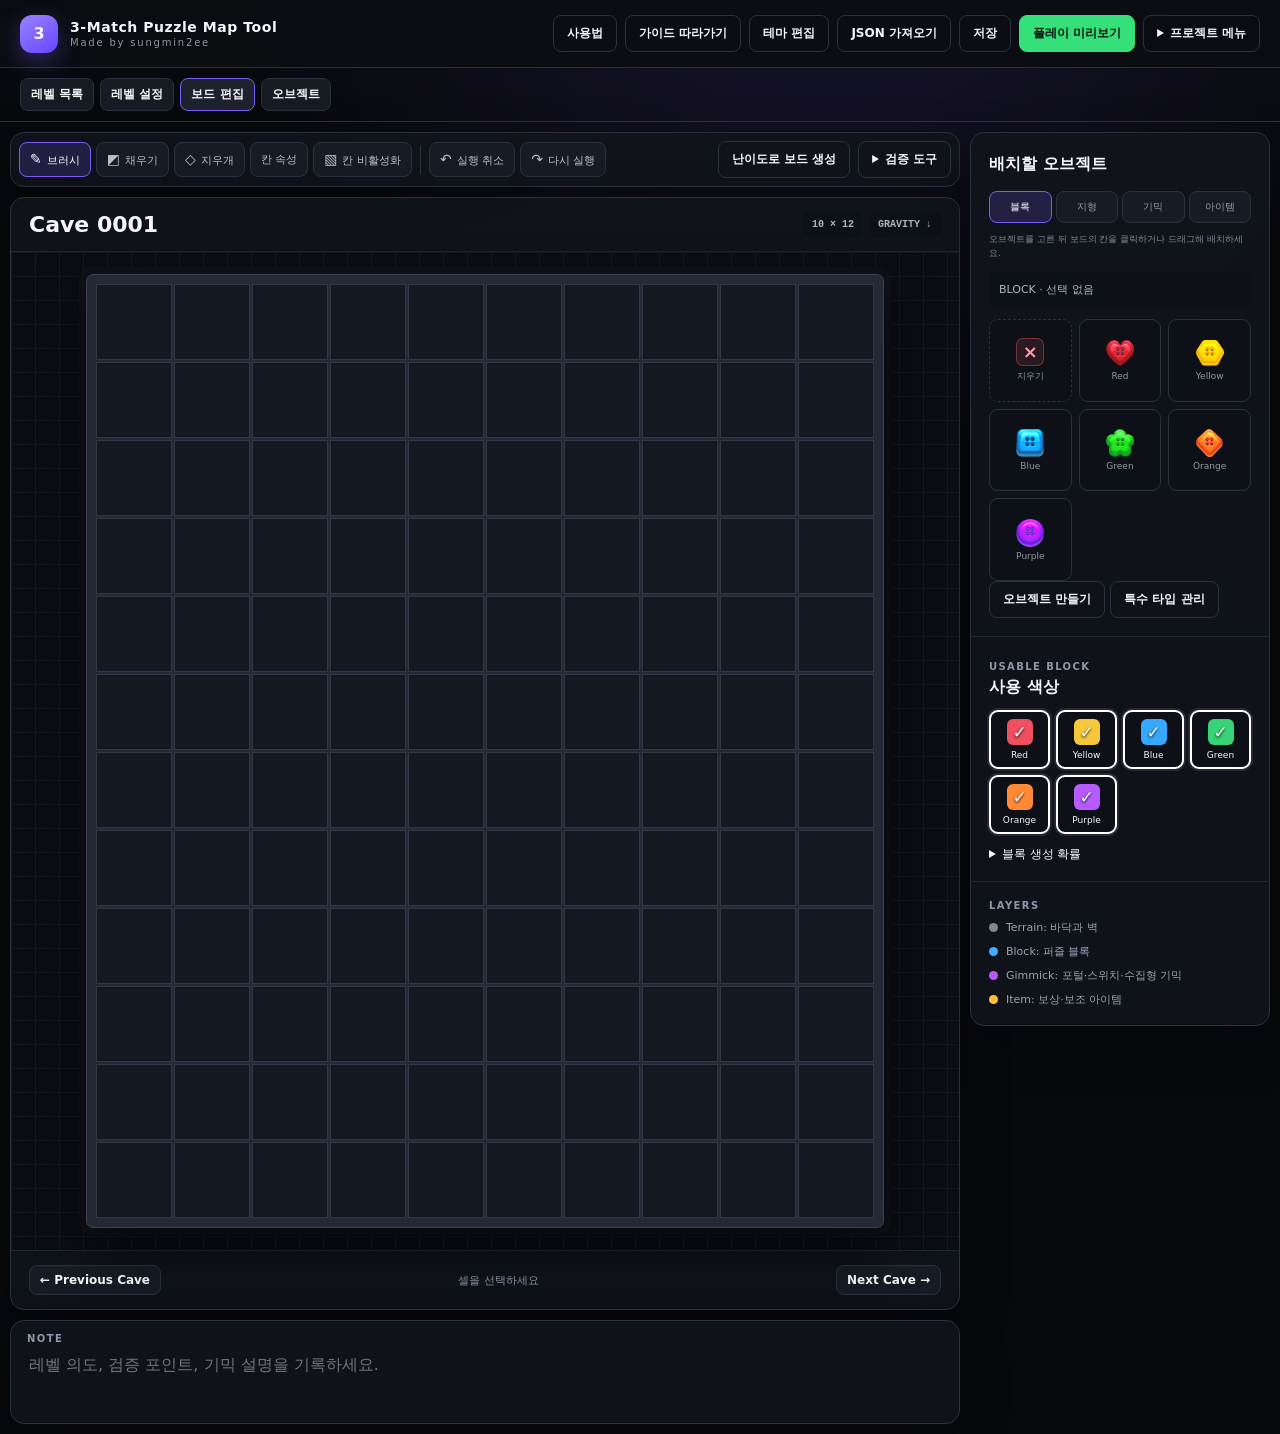
<file: index.html>
<!doctype html>
<html lang="ko">
  <head>
    <meta charset="UTF-8" />
    <meta name="viewport" content="width=device-width, initial-scale=1.0" />
    <meta name="theme-color" content="#0b0d12" />
    <meta name="description" content="Cave 단위 퍼즐 레벨을 제작하는 웹 맵툴" />
    <title>3-Match Puzzle Map Tool</title>
    <link rel="stylesheet" href="./styles.css?v=35" />
    <style>
    .object-image { position: absolute; inset: 0; width: 100%; height: 100%; object-fit: contain; pointer-events: none; }
    .asset-visual { position: relative; }
    .asset-visual.has-object-image, .map-cell > .has-object-image { background: transparent !important; box-shadow: none; color: transparent; }
    .special-art-frame { position: absolute; inset: 0; overflow: hidden; pointer-events: none; }
    .special-art-frame img { position: absolute; width: 600%; height: 600%; max-width: none; visibility: hidden; }
    .has-object-image .special-art-frame img { visibility: visible; }
    .initial-piece-badge[hidden] { display: none; }
    .object-image-rotate-left { transform: rotate(-90deg); }
    #mapGrid .cell-block.has-object-image, #simulationGrid .cell-block.has-object-image, .difficulty-preview-grid .cell-block.has-object-image { inset: 12%; }
    .map-cell .cell-spawner-badge, .map-cell.has-initial-piece .cell-spawner-badge {
      inset: auto auto 2px 2px;
      width: 28%;
      height: 28%;
      font-size: clamp(9px, 1.5vmin, 15px);
      line-height: 1;
      border-radius: 4px;
      background: #171125d9;
    }
    .map-cell .cell-ddung-gimmick-badge, .map-cell.has-initial-piece .cell-ddung-gimmick-badge {
      inset: auto 2px 2px auto;
      width: 42%;
      height: 42%;
      z-index: 4;
      font-size: clamp(9px, 1.5vmin, 15px);
      filter: drop-shadow(0 1px 2px #000);
    }
    [data-gimmick-part] { overflow: hidden; }
    [data-gimmick-part] .object-image { width: 200%; height: 200%; max-width: none; }
    [data-gimmick-part="1"] .object-image, [data-gimmick-part="3"] .object-image { left: -100%; }
    [data-gimmick-part="2"] .object-image, [data-gimmick-part="3"] .object-image { top: -100%; }
    [data-panel-mark].has-object-image::after {
      content: attr(data-panel-mark);
      position: absolute;
      right: 2px;
      bottom: 2px;
      padding: 1px 3px;
      border-radius: 3px;
      background: #171125e8;
      color: #fff;
      font: 700 11px/1 system-ui;
      pointer-events: none;
    }
    .ddung-overlapping-markers {
      position: absolute;
      left: 2px;
      bottom: 2px;
      z-index: 4;
      padding: 2px 3px;
      color: #fff;
      background: #171125e8;
      border-radius: 3px;
      font: 700 9px/1 system-ui;
      pointer-events: none;
    }
    .cell-gimmick[data-warp-end].has-object-image::after {
      content: attr(data-warp-end);
      position: absolute;
      right: 0;
      bottom: 0;
      color: white;
      background: #171125e8;
      padding: 1px 3px;
      border-radius: 3px;
      font: 700 9px/1 system-ui;
    }
    .file-picker { position: relative; display: inline-grid; place-items: center; text-align: center; }
    .file-picker input { position: absolute; inset: 0; width: 100%; height: 100%; opacity: 0; cursor: pointer; }
    .file-picker:focus-within { outline: 2px solid var(--accent); outline-offset: 2px; }
    .map-cell.excluded-cell { background: transparent; border: 1px dashed #505564; box-shadow: none; opacity: .48; }
    #simulationGrid .excluded-cell { visibility: hidden; }
    #simulationGrid .remaining-target { outline: 2px solid #ffd166; outline-offset: -3px; z-index: 1; }
      .editor-toolbar, .tool-group { flex-wrap: wrap; }
    @media (max-width: 1050px), (max-height: 540px) {
      .app-shell { height: auto; min-height: 100dvh; }
      .topbar { gap: 10px; padding-inline: 12px; }
      .top-actions { margin-left: 0; }
      .workspace { grid-template-columns: minmax(0, 1fr); grid-template-rows: auto; }
      .left-panel, .right-panel { overflow: visible; }
    }
      #assetLocator { padding: 8px; flex-shrink: 0; }
    .map-cell.asset-located { outline: 2px solid #ffd166; outline-offset: -2px; }
    .map-cell.asset-located-current { outline: 3px solid #fff; outline-offset: -3px; }
      #assetReplaceForm { padding: 8px; flex-shrink: 0; }
    #assetReplaceStatus { display: block; }
    #assetReplaceTarget { width: auto; max-width: 100%; }
    .map-cell.asset-replace-preview { outline: 3px solid #58e3d0; outline-offset: -3px; }
      #assetReplaceCaves { max-height: 8rem; overflow: auto; }
    #assetReplaceCaves label { display: block; }
    #assetReplaceRange { width: auto; max-width: 100%; }
      #patchBoardPanel { padding: 12px; }
    #patchBoardGrid { display: grid; gap: 3px; overflow: auto; max-height: 40vh; }
    .patch-board-cell { box-sizing: border-box; height: 28px; border: 1px solid #4e5064; border-radius: 4px; background: #202333; }
    button.patch-board-cell { cursor: pointer; color: #15111d; background: #ffd166; }
    button.patch-board-cell[aria-pressed="true"] { outline: 2px solid white; outline-offset: -3px; }
    #patchCellDetail { white-space: pre-line; overflow-wrap: anywhere; }
      #cellInspectorText { padding: 0 16px; white-space: pre-line; overflow-wrap: anywhere; }
    .initial-piece-badge {
      position: absolute;
      top: 0;
      right: 0;
      z-index: 5;
      width: 48%;
      height: 48%;
      display: grid;
      place-items: center;
      box-sizing: border-box;
      border: 1px solid #fff;
      border-radius: 4px;
      background: #171125;
      color: #fff;
      font: 800 clamp(10px, 1.8vmin, 18px)/1 system-ui;
    }
    .has-initial-piece .cell-gimmick {
      inset: auto auto 0 0;
      width: 48%;
      height: 48%;
      font-size: clamp(10px, 1.8vmin, 18px);
    }
    .import-tile-cell { height: 28px; display: grid; place-items: center; background: #202634; border-radius: 4px; }
  .import-tile-selected { outline: 2px solid #ffcf63; outline-offset: -2px; color: #fff; background: #382b15 !important; font-weight: bold; }
  .board-shape-grid { display: grid; gap: 2px; margin: 8px auto 0; width: max-content; }
    .board-shape-grid > span { height: 10px; border-radius: 2px; background: #879ab9; }
    .board-shape-grid > .board-shape-blocked { background: #191e2b; box-shadow: inset 0 0 0 1px #52617a; }
      .playtest-frame-swap { outline: 2px solid #7dd3fc; outline-offset: -2px; z-index: 1; }
    #simulationGrid .playtest-frame-swap, #simulationGrid .playtest-frame-fall, #simulationGrid .playtest-frame-refill { overflow: visible; z-index: 2; }
    .editor-board-layout {
      --cave-event-size: clamp(44px, 9cqw, 68px);
      --cave-event-gap: 14px;
      display: grid;
      grid-auto-flow: column;
      align-items: start;
      gap: var(--cave-event-gap);
    }
    .editor-board-layout:has(#caveEventBadges:not([hidden])) { --cave-event-space: calc(var(--cave-event-size) + var(--cave-event-gap)); }
    #caveEventBadges:not([hidden]) { display: flex; flex-direction: column; gap: 8px; }
    #caveEventBadges img:not([hidden]) {
      box-sizing: border-box;
      width: var(--cave-event-size);
      height: var(--cave-event-size);
      padding: 4px;
      object-fit: contain;
      border: 1px solid #34394a;
      border-radius: 6px;
      background: #202431;
    }
    #simulationGrid { position: relative; }
    .playtest-turn-actor, .playtest-spider-thread { position: absolute; z-index: 5; pointer-events: none; }
    .playtest-turn-actor { height: auto; }
    .playtest-spider-thread { top: 0; width: 2px; background: #eef2ff; transform-origin: top; }
    #simulationGrid .playtest-draggable { touch-action: none; cursor: grab; }
    .playtest-frame-match { outline: 2px solid #fbbf24; outline-offset: -2px; background-color: #4d3312; z-index: 1; }
  </style>
    <style>
      #projectRulesDialog { width: min(740px, calc(100vw - 24px)); max-height: 90dvh; overflow: hidden; }
      #projectRulesDialog[open] { display: flex; flex-direction: column; }
      #projectRulesDialog .dialog-header { flex: 0 0 auto; }
      #projectRulesForm { min-height: 0; display: flex; flex-direction: column; }
      .project-rules-body { min-height: 0; overflow-y: auto; padding: 16px 18px; display: grid; gap: 18px; }
      .project-rules-body fieldset { min-width: 0; margin: 0; padding: 12px; border: 1px solid var(--border); border-radius: 10px; }
      .project-rules-body legend { padding: 0 6px; font-weight: 700; }
      .project-rules-body p { margin: 0 0 12px; color: var(--muted); font-size: .88rem; line-height: 1.5; }
      .project-rules-body label { display: grid; gap: 5px; min-width: 0; font-size: .88rem; }
      .project-rules-body select.field { box-sizing: border-box; width: 100%; min-width: 0; }
      #projectMatchRules { display: grid; grid-template-columns: repeat(auto-fit, minmax(min(100%, 10rem), 1fr)); gap: 12px; }
      #disableDefaultMatchPieces { margin-top: 12px; }
      #projectCustomMatchRules { display: grid; gap: 10px; }
      #projectCustomMatchRules:not(:empty) { margin-bottom: 12px; }
      .project-custom-match { display: flex; align-items: end; flex-wrap: wrap; gap: 10px; }
      .project-custom-match label { flex: 1 1 10rem; }
      .project-match-pattern { display: grid; grid-template-columns: repeat(5, 28px); gap: 4px; }
      .project-match-pattern button { width: 28px; height: 28px; border: 1px solid var(--border); border-radius: 5px; background: #242835; cursor: pointer; }
      .project-match-pattern button[aria-pressed="true"] { background: #a18aff; border-color: #d7cdff; }
      #projectComboRules { display: grid; gap: 10px; }
      #projectComboRules:not(:empty) { margin-bottom: 12px; }
      .project-combo-row { display: grid; grid-template-columns: repeat(3, minmax(0, 1fr)) auto; align-items: end; gap: 8px; padding: 10px; border: 1px solid var(--border); border-radius: 8px; }
      #projectRulesForm .dialog-footer { flex: 0 0 auto; }
      #projectRulesStatus { margin: 0; margin-right: auto; }
      #projectRulesStatus:empty { display: none; }
      #specialTypeForm { padding: 14px 18px; }
      #specialTypeForm label { display: grid; gap: 5px; margin-bottom: 10px; }
      #specialTypeForm .field { box-sizing: border-box; }
      @media (max-width: 540px) {
        .project-combo-row { grid-template-columns: repeat(2, minmax(0, 1fr)); }
        .project-rules-body, #projectRulesDialog .dialog-footer { padding-inline: 12px; }
      }
      #difficultyDialog { max-height: 86vh; overflow-y: auto; }
      #difficultyFields { display: flex; gap: 12px; flex-wrap: wrap; align-items: center; }
      #difficultyTarget { max-width: 7rem; }
      #difficultyOptions { display: grid; gap: 12px; }
      .difficulty-choices { max-height: 9rem; overflow: auto; padding: 6px; border: 1px solid #444952; border-radius: 6px; }
       .difficulty-choices label { display: flex; gap: 8px; align-items: center; padding: 4px; cursor: pointer; }
      .difficulty-choices .asset-visual { position: relative; display: grid; place-items: center; flex: 0 0 28px; width: 28px; height: 28px; margin: 0; }
      .difficulty-choices label:has(input:disabled) { opacity: .6; }
      #difficultyOptions details { padding: 12px; border: 1px solid #444952; border-radius: 8px; }
      #difficultyOptions summary { cursor: pointer; font-weight: 700; }
      .difficulty-preview-scroll { overflow: auto; max-height: 38vh; margin-block: 12px; }
      .difficulty-preview-grid { display: grid; width: max-content; gap: 2px; }
      .difficulty-preview-grid .map-cell { width: 24px; height: 24px; min-width: 0; min-height: 0; }
    </style>
  </head>
  <body>
    <div class="app-shell">
      <header class="topbar">
        <div class="brand">
          <div class="brand-mark" aria-hidden="true">3</div>
          <div>
            <strong>3-Match Puzzle Map Tool</strong>
            <span>Made by sungmin2ee</span>
          </div>
        </div>

        <div class="top-actions">
          <button type="button" class="button ghost" aria-haspopup="dialog" onclick="document.getElementById('mapToolGuide').showModal()">사용법</button>
          <button type="button" class="button ghost" id="startEditorGuide" aria-expanded="false" aria-controls="editorGuide">가이드 따라가기</button>
          <button type="button" class="button ghost" id="themeEditorButton">테마 편집</button>
          <label class="button ghost file-picker" id="importButton">
            <span>JSON 가져오기</span>
            <input id="importFile" type="file" aria-label="JSON 가져오기" />
          </label>
          <button class="button ghost" id="saveButton">저장</button>
          <button type="button" class="button play" id="previewLevelButton">플레이 미리보기</button>
          <details class="editor-disclosure" id="projectMenu">
            <summary class="button ghost">프로젝트 메뉴</summary>
            <div class="editor-menu panel">
              <button class="button ghost" id="projectRulesButton">프로젝트 설정</button>
              <button class="button ghost" id="newProjectButton">새 프로젝트</button>
              <button class="button ghost" id="exportButton">전체 레벨 내보내기</button>
              <button class="button ghost" id="exportGridTiles" type="button">현재 레벨 내보내기</button>
              <button class="button ghost" id="exportPatchButton" title="기준 전체 JSON을 선택해 변경분을 내보냅니다">패치 내보내기</button>
              <button type="button" class="button ghost" id="reopenPatchPreview" hidden>같은 기준으로 패치 미리보기</button>
              <input id="patchBaseFile" type="file" accept=".json,application/json" hidden />
              <a class="button ghost" href="./host-demo.html" target="_blank" rel="noopener" style="color: inherit; text-decoration: none;">퍼즐 연동 데모</a>
              <div class="version-control">
                <label for="versionInput">콘텐츠 버전</label>
                <div class="version-stepper">
                  <button type="button" class="button ghost" id="versionDown" aria-label="콘텐츠 버전 내리기">−</button>
                  <input id="versionInput" value="V0001" maxlength="16" />
                  <button type="button" class="button ghost" id="versionUp" aria-label="콘텐츠 버전 올리기">+</button>
                </div>
              </div>
              <div class="build-info" title="클라이언트 버전은 실행 코드, 스키마 버전은 JSON 구조의 호환 기준입니다.">
                <span id="clientVersionBadge">CLIENT 2.3.0</span>
                <span id="schemaVersionBadge">SCHEMA 4</span>
              </div>
            </div>
          </details>
        </div>
      </header>

      <nav id="editorTabs" role="tablist" aria-label="맵툴 편집 탭">
        <button type="button" class="button compact" id="editorTab-levels" role="tab" aria-controls="editorWorkspace" aria-selected="false" tabindex="-1" data-editor-tab="levels">레벨 목록</button>
        <button type="button" class="button compact" id="editorTab-settings" role="tab" aria-controls="editorWorkspace" aria-selected="false" tabindex="-1" data-editor-tab="settings">레벨 설정</button>
        <button type="button" class="button compact" id="editorTab-board" role="tab" aria-controls="editorWorkspace" aria-selected="true" tabindex="0" data-editor-tab="board">보드 편집</button>
        <button type="button" class="button compact" id="editorTab-objects" role="tab" aria-controls="editorWorkspace" aria-selected="false" tabindex="-1" data-editor-tab="objects">오브젝트</button>
      </nav>

      <aside id="editorGuide" aria-label="가이드 따라가기" hidden>
        <div class="editor-guide-controls">
          <label for="editorGuideStep">가이드 단계</label>
          <select class="field" id="editorGuideStep"></select>
          <button type="button" class="button compact ghost" id="editorGuidePrevious">이전</button>
          <button type="button" class="button compact primary" id="editorGuideNext">다음</button>
          <button type="button" class="button compact ghost" id="editorGuideClose">안내 닫기</button>
          <button type="button" class="button compact ghost" id="editorGuideSkip" hidden>두 단계 건너뛰기</button>
        </div>
        <p id="editorGuideText" role="status"></p>
      </aside>

      <main class="workspace" id="editorWorkspace" role="tabpanel" aria-labelledby="editorTab-board" data-active-tab="board">
        <aside class="left-panel panel" id="levelPanel">
          <section class="panel-section cave-section">
            <div class="section-heading">
              <div>
                <h2>레벨 목록</h2>
              </div>
              <button class="icon-button" id="newCaveButton" title="새 Cave">＋</button>
            </div>
            <form id="caveJumpForm" class="cave-search" style="display:flex; gap:6px">
              <input class="field" id="caveJump" style="flex:1; min-width:0" inputmode="numeric" aria-label="이동할 Cave 번호" placeholder="Cave 번호로 이동" autocomplete="off" />
              <button class="button ghost" type="submit">이동</button>
            </form>
            <div class="muted" id="caveJumpStatus" role="status"></div>
            <label class="cave-search" for="caveSearch">
              <span class="visually-hidden">레벨 검색</span>
              <input class="field" id="caveSearch" type="search" placeholder="레벨 번호 또는 이름 검색" autocomplete="off" />
            </label>
            <div class="cave-list-summary" id="caveListSummary"></div>
            <div id="caveList" class="cave-list"></div>
            <div class="cave-actions">
              <button class="button compact" id="duplicateCaveButton">복제</button>
              <button class="button compact danger" id="deleteCaveButton">삭제</button>
              <button type="button" class="button compact danger" style="grid-column: 1 / -1" id="clearCaveButton">현재 레벨 비우기</button>
              <button class="button compact" style="grid-column: 1 / -1" id="saveCaveAsButton">다른 번호로 저장</button>
            </div>
          </section>

          <section class="panel-section rules-section">
            <div class="section-heading simple">
              <div>
                <h2>레벨 설정</h2>
              </div>
            </div>

            <div class="level-setting-group" data-setting-group="name">
            <label class="field-label" for="caveName">Cave 이름</label>
            <input class="field" id="caveName" />
            <fieldset class="level-turn-events">
              <legend>인게임 이벤트</legend>
              <label class="check-field"><input id="mouseTurnEvent" type="checkbox">쥐 이벤트 · 4번 이동마다 한 행 교환</label>
              <label class="check-field"><input id="spiderTurnEvent" type="checkbox">거미 이벤트 · 2번째 이동부터 4번마다 블록 가져가기</label>
              <small class="rule-help">칸에 배치하지 않고 플레이 중에 등장합니다. 난이도 자동 플레이에도 반영됩니다.</small>
            </fieldset>
            <p id="ddungTurnEvents" class="field-label" hidden></p>
            </div>

            <div class="level-setting-group" data-setting-group="size">
              <span class="field-label">보드 크기</span>
            <div class="field-row">
              <label>
                <span class="field-label">너비</span>
                <input class="field" id="mapWidth" type="number" min="4" max="20" />
              </label>
              <label>
                <span class="field-label">높이</span>
                <input class="field" id="mapHeight" type="number" min="4" max="20" />
              </label>
            </div>
            <button class="button full" id="resizeButton">맵 크기 적용</button>
            </div>

            <div class="level-setting-group" data-setting-group="shape">
              <button id="boardShapeButton" class="button ghost" type="button">보드 모양 후보</button>
            </div>

            <div class="level-setting-group" data-setting-group="goals">
            <label class="field-label spaced" for="clearMode">클리어 방식</label>
            <select class="field" id="clearMode">
              <option value="mission">기존 미션</option>
              <option value="score">목표 점수</option>
            </select>
            <div id="scoreSettings" hidden>
              <div class="field-row">
                <label><span class="field-label">목표 점수</span><input class="field" id="caveScoreTarget" type="number" min="1" max="9007199254740991" step="1" /></label>
                <label><span class="field-label">블록당 점수</span><input class="field" id="cavePointsPerBlock" type="number" min="1" max="1000000" step="1" /></label>
              </div>
            </div>
            <div class="objective-panel" id="missionSettings">
              <div class="objective-header">
                <div>
                  <span class="field-label">클리어 목표</span>
                  <small>Block · Terrain · Gimmick · Item을 최대 4개까지 조합합니다.</small>
                </div>
                <button class="button compact" id="addObjectiveButton">+ 목표</button>
              </div>
              <div class="objective-list" id="objectiveList"></div>
            </div>
            <label class="check-field">
              <input id="moveLimitEnabled" type="checkbox" checked />
              <span>이동 횟수 제한 사용</span>
            </label>
            <label class="field-label spaced" for="moveLimit">최대 이동 횟수</label>
            <input class="field" id="moveLimit" type="number" min="1" max="999" />
            </div>

            <div class="level-setting-group" data-setting-group="difficulty">
              <button id="difficultyButton" class="button ghost" type="button">난이도로 보드 생성</button>
            </div>

            <div class="level-setting-group" data-setting-group="auto">
              <span class="field-label">자동 배치</span>
              <div class="field-row">
                <label>
                  <span class="field-label">시드</span>
                  <input class="field" id="randomSeed" maxlength="40" />
                </label>
                <label>
                  <span class="field-label">밀도 %</span>
                  <input class="field" id="randomDensity" type="number" min="10" max="100" />
                </label>
              </div>
              <button class="button full randomize" id="randomizeButton">랜덤 채우기 · 시드로 블록 배치</button>
              <small>같은 시드·크기·색상이면 같은 결과이며, 시작 3-Match는 만들지 않습니다.</small>
            </div>



            <details class="editor-disclosure level-advanced" data-setting-group="advanced">

              <summary>고급 레벨 설정</summary>

            <span class="field-label spaced">중력 방향</span>
            <div class="gravity-control" id="gravityControl">
              <button data-gravity="up" title="위">↑</button>
              <button data-gravity="left" title="왼쪽">←</button>
              <button data-gravity="down" title="아래">↓</button>
              <button data-gravity="right" title="오른쪽">→</button>
            </div>

            <label class="field-label spaced" for="flowRule">막힘 우회 흐름</label>
            <select class="field" id="flowRule">
              <option value="royal">원작 방식 · 직선 우선</option>
              <option value="none">옆으로 흐르지 않음</option>
            </select>
            <small class="rule-help">직선 낙하를 먼저 배정하고, 남은 빈칸의 위쪽·좌우 후보를 검사합니다. 이미 이동 중이거나 배정된 블록은 가져오지 않습니다.</small>

            <div class="field-row">
              <label>
                <span class="field-label">권장 클리어 Moves</span>
                <input class="field" id="parMoves" type="number" min="1" max="999" />
              </label>
              <label>
                <span class="field-label">테스트 클리어 Moves</span>
                <input class="field" id="testClearMoves" type="number" min="0" max="999" placeholder="미입력" />
              </label>
            </div>

            <label class="field-label spaced" for="simulationRuns">자동 검증 횟수</label>
            <input class="field" id="simulationRuns" type="number" min="1" max="1000" step="1" value="30" />
            <small class="rule-help">서로 다른 파생 시드로 휴리스틱 플레이를 반복해 클리어율과 Moves 분포를 계산합니다.</small>

              <button id="regionItemButton" class="button ghost" type="button">구역 아이템 랜덤 배치</button>

            <form id="levelSettingsForm">
          <fieldset>
            <legend>레벨별 설정</legend>
            <div style="display:grid;grid-template-columns:repeat(3,minmax(0,1fr));gap:8px">
              <label>별 1개 점수<input class="field" id="levelStar1" type="number" min="0" step="1"></label>
              <label>별 2개 점수<input class="field" id="levelStar2" type="number" min="0" step="1"></label>
              <label>별 3개 점수<input class="field" id="levelStar3" type="number" min="0" step="1"></label>
            </div>
            <label>수동 난이도<select class="field" id="levelDifficulty"><option value="0">하</option><option value="1">중</option><option value="2">상</option></select></label>
            <label>오브젝트 생성 방식<select class="field" id="levelSpawnMode"><option value="0">랜덤방식</option><option value="1">확률방식 1</option><option value="2">확률방식 2</option></select></label>
            <p class="muted">플레이테스트에서 새 블록이 나올 때 적용됩니다. 랜덤은 같은 확률, 확률 1은 고정 비율, 확률 2는 방금 나온 색의 확률을 낮춥니다.</p>
            <button type="submit" class="button ghost">레벨 설정 적용</button>
            <p id="levelSettingsStatus" role="status"></p>
          </fieldset>
        </form>
        <div class="difficulty-summary" id="difficultySummary" aria-live="polite"></div>

            <label class="check-field">
              <input id="failureBonus" type="checkbox" />
              <span>실패 보너스 사용</span>
            </label>
            </details>
          </section>
        </aside>

        <section class="editor-area" id="boardEditor">
          <div class="editor-toolbar panel">
            <div class="tool-group" id="toolGroup">
              <button class="tool-button active" data-tool="brush"><span>✎</span>브러시</button>
              <button class="tool-button" data-tool="fill"><span>◩</span>채우기</button>
              <button class="tool-button" data-tool="eraser"><span>◇</span>지우개</button>
              <button type="button" class="tool-button" data-tool="inspect" title="칸을 클릭해 블록 색과 특수 타입을 편집합니다. 칸 우클릭으로도 열 수 있습니다.">칸 속성</button>
              <button class="tool-button" data-tool="shape" title="칸을 클릭해 제외하거나 빈 칸으로 복원합니다. 제외하면 해당 칸의 오브젝트가 지워집니다."><span>▧</span>칸 비활성화</button>
            </div>
            <div class="toolbar-divider"></div>
            <div class="tool-group">
              <button class="tool-button" id="undoButton"><span>↶</span>실행 취소</button>
              <button class="tool-button" id="redoButton"><span>↷</span>다시 실행</button>
            </div>
            <div class="toolbar-spacer"></div>
            <button class="button ghost" id="boardDifficultyButton" type="button">난이도로 보드 생성</button>
            <details class="editor-disclosure">
              <summary class="button ghost">검증 도구</summary>
              <div class="editor-menu panel">
                <button class="button validate" id="validateButton">검증</button>
                <button class="button validate" id="rangeButton">범위 검증</button>
                <label class="check-line"><input id="specialMatches" type="checkbox"> 매치로 특수 피스 생성</label>
                <button class="button play" id="playButton">편집기 플레이테스트</button>
              </div>
            </details>
          </div>

          <div class="canvas-stage panel">
            <form id="assetReplaceForm" hidden>
              <span id="assetReplaceStatus" role="status"></span>
              <label for="assetReplaceTarget">교체할 오브젝트</label>
              <select class="field" id="assetReplaceTarget" required></select>
              <label for="assetReplaceRange">Cave 범위</label>
              <input class="field" id="assetReplaceRange" placeholder="예: 1~20 (빈칸이면 현재 Cave)" />
              <div id="assetReplaceCaves" hidden></div>
              <button type="submit" class="button" id="assetReplaceApply">교체</button>
              <button type="button" class="button ghost" id="assetReplaceCancel">취소</button>
            </form>
            <div id="assetLocator" hidden>
              <span id="assetLocatorStatus" role="status"></span>
              <button type="button" class="button ghost" id="assetLocatorPrev">이전 칸</button>
              <button type="button" class="button ghost" id="assetLocatorNext">다음 칸</button>
              <button type="button" class="button ghost" id="assetLocatorClose">강조 끄기</button>
            </div>
            <div class="canvas-header">
              <div>
                <h1 id="currentCaveTitle">Cave 0001</h1>
              </div>
              <div class="canvas-meta">
                <span id="mapSizeBadge">10 × 12</span>
                <span id="gravityBadge">GRAVITY ↓</span>
              </div>
            </div>

            <div class="grid-viewport">
              <div class="editor-board-layout">
                <div id="caveEventBadges" aria-label="스테이지 기믹" hidden>
                  <img id="caveMouseBadge" src="./art/ddung/turn-mouse.webp" alt="쥐" title="쥐 · 4번 움직일 때마다 한 행의 블록 교환" hidden />
                  <img id="caveSpiderBadge" src="./art/ddung/turn-spider.webp" alt="거미" title="거미 · 2번째 이동부터 4번마다 블록 1개 제거" hidden />
                </div>
                <div id="mapGrid" class="map-grid" aria-label="Cave grid editor"></div>
              </div>
            </div>

            <div class="canvas-footer">
              <button class="button compact" id="prevCaveButton">← Previous Cave</button>
              <div id="cellStatus" class="cell-status">셀을 선택하세요</div>
              <button class="button compact" id="nextCaveButton">Next Cave →</button>
            </div>
          </div>

          <div class="note-panel panel">
            <label for="noteInput">
              <span class="eyebrow">NOTE</span>
              <textarea id="noteInput" placeholder="레벨 의도, 검증 포인트, 기믹 설명을 기록하세요."></textarea>
            </label>
          </div>
        </section>

        <aside class="right-panel panel" id="objectPanel">
          <section class="panel-section palette-section">
            <div class="section-heading simple">
              <div>
                <h2>배치할 오브젝트</h2>
              </div>
            </div>

            <div class="layer-tabs" id="layerTabs">
              <button class="active" data-layer="block">블록</button>
              <button data-layer="terrain">지형</button>
              <button data-layer="gimmick">기믹</button>
              <button data-layer="item">아이템</button>
            </div>

            <p class="palette-help">오브젝트를 고른 뒤 보드의 칸을 클릭하거나 드래그해 배치하세요.</p>

            <div class="selected-asset" id="selectedAssetSummary"></div>
            <select id="addDdungGimmick" aria-label="DDUNG 원작 기믹 추가" hidden></select>
            <div class="asset-grid" id="assetGrid"></div>
            <button type="button" class="button ghost" id="showAssetDefinition">오브젝트 만들기</button>
            <button type="button" class="button ghost" id="manageSpecialTypes">특수 타입 관리</button>
            <button type="button" class="button ghost" id="viewAssetUsage" hidden>사용처 보기</button>
            <button type="button" class="button ghost" id="deleteSelectedAsset" hidden>선택 오브젝트 삭제</button>
            <button type="button" class="button ghost" id="openAssetReplace" hidden>오브젝트 일괄 교체</button>
            <form id="assetDefinitionForm" hidden>
              <label class="field-label" for="assetDefinitionName">오브젝트 이름</label>
              <input class="field" id="assetDefinitionName" required maxlength="80" />
              <label class="field-label" for="assetDefinitionId">JSON ID (선택)</label>
              <input class="field" id="assetDefinitionId" maxlength="80" placeholder="비워 두면 이름을 ID로 사용" />
              <button type="submit" class="button">추가</button>
            </form>
          </section>

          <section class="panel-section usable-section" id="usableColorsSection" hidden>
            <span class="eyebrow">USABLE BLOCK</span>
            <h2>사용 색상</h2>
            <div class="color-toggles" id="usableColors"></div>
            <details class="block-weights" id="blockWeightsPanel" hidden>
              <summary>블록 생성 확률</summary>
              <p class="rule-help">가중치 비율로 블록을 뽑습니다. 0은 생성하지 않습니다.</p>
              <div id="blockWeightsList"></div>
            </details>
          </section>

          <section class="panel-section terrain-rule-section" id="terrainRuleSection" hidden>
            <span class="eyebrow">TERRAIN BEHAVIOR</span>
            <h2>Terrain 반응 규칙</h2>
            <p class="palette-help">변경한 규칙은 프로젝트의 모든 레벨에서 같은 지형에 적용돼요.</p>

            <label class="field-label" for="terrainRuleType">Terrain 종류</label>
            <select class="field" id="terrainRuleType"></select>

            <label class="check-field terrain-block-check">
              <input id="terrainBlocksFlow" type="checkbox" />
              <span>교환·매치·낙하·리필을 막는 장애물</span>
            </label>

            <label class="check-field terrain-block-check">
              <input id="terrainLocksBlock" type="checkbox" />
              <span>제거할 때까지 이 칸의 블록 잠금</span>
            </label>

            <label class="check-field terrain-block-check">
              <input id="terrainBlocksSwap" type="checkbox" />
              <span>교환만 막기 (매치와 낙하는 허용)</span>
            </label>
            <label class="field-label" for="terrainReaction">3-Match 반응</label>
            <select class="field" id="terrainReaction">
              <option value="none">제거 불가</option>
              <option value="under">같은 칸에서 매치되거나 특수 피스 효과가 닿을 때</option>
              <option value="adjacent">같은 칸 또는 인접 4방향 매치</option>
              <option value="splash">인접 블록 제거 또는 특수 피스 직접 타격</option>
              <option value="adjacent-only">인접한 블록이 제거될 때만</option>
            </select>

            <label class="field-label" for="terrainDurability">사라질 때까지 필요한 반응 횟수</label>
            <input class="field" id="terrainDurability" type="number" min="1" max="99" />
            <div class="terrain-rule-summary" id="terrainRuleSummary"></div>
          </section>

          <section class="panel-section" id="selectedObjectRules" hidden>
            <h2>선택한 오브젝트 설정</h2>
            <p id="selectedObjectPlacementHelp" class="palette-help" hidden></p>
            <div id="blockIcePlacementOptions" hidden>
              <label class="check-field"><input type="checkbox" id="placeInIce" /> 얼음에 갇힌 상태로 배치</label>
              <p class="palette-help">일반 블록과 먼지 모두 사용할 수 있습니다. 체크하면 선택한 오브젝트와 얼음을 함께 배치하고, 체크하지 않으면 기존 지형을 유지합니다.</p>
            </div>
            <label class="button ghost file-picker">
              <span>이미지 선택</span>
              <input id="objectImageFile" type="file" accept=".png,.jpg,.jpeg,.webp,image/png,image/jpeg,image/webp" aria-label="오브젝트 이미지 선택" />
            </label>
            <button class="button ghost" id="resetObjectImage" type="button" hidden>기본 이미지로 복원</button>
            <form id="gimmickRulesForm" hidden>
              <p class="palette-help">변경한 동작은 프로젝트의 모든 레벨에서 같은 기믹에 적용돼요.</p>
              <label class="field-label" for="gimmickReaction">피격 조건</label>
              <select class="field" id="gimmickReaction">
                <option value="direct">같은 칸 직접 타격</option>
                <option value="adjacent">인접 블록 제거</option>
                <option value="either">직접 타격 또는 인접 블록 제거</option>
              </select>
              <label class="field-label" for="gimmickDurability">내구도</label>
              <input class="field" type="number" id="gimmickDurability" min="1" max="99" required />
              <label class="field-label" for="gimmickNext">내구도 소진 후</label>
              <select class="field" id="gimmickNext"></select>
              <label class="check-field terrain-block-check"><input type="checkbox" id="gimmickBlocksFlow" /> 교환·매치·낙하·리필 막기</label>
              <button class="button" type="submit">동작 저장</button>
            </form>
            <button class="button" type="button" id="addSelectedGoal">이 오브젝트를 목표로 추가</button>
          </section>

          <section class="panel-section legend-section">
            <span class="eyebrow">LAYERS</span>
            <div class="legend-row"><i class="terrain-dot"></i> Terrain: 바닥과 벽</div>
            <div class="legend-row"><i class="block-dot"></i> Block: 퍼즐 블록</div>
            <div class="legend-row"><i class="gimmick-dot"></i> Gimmick: 포털·스위치·수집형 기믹</div>
            <div class="legend-row"><i class="item-dot"></i> Item: 보상·보조 아이템</div>
          </section>
        </aside>
      </main>
    </div>

    <div class="toast" id="toast" role="status"></div>

    <dialog id="regionItemDialog" class="simulation-dialog" aria-labelledby="regionItemTitle">
      <div class="dialog-header"><h2 id="regionItemTitle">구역 아이템 랜덤 배치</h2></div>
      <form id="regionItemForm">
        <div style="display:grid; grid-template-columns:repeat(2,minmax(0,1fr)); gap:8px;">
          <label>시작 행<input id="regionFirstRow" class="field" type="number" min="1" step="1" required></label>
          <label>끝 행<input id="regionLastRow" class="field" type="number" min="1" step="1" required></label>
          <label>시작 열<input id="regionFirstColumn" class="field" type="number" min="1" step="1" required></label>
          <label>끝 열<input id="regionLastColumn" class="field" type="number" min="1" step="1" required></label>
          <label>개수<input id="regionItemCount" class="field" type="number" min="1" step="1" required></label>
          <label>아이템 종류<select id="regionItemType" class="field" required></select></label>
        </div>
        <p id="regionItemStatus" role="status"></p>
        <div class="dialog-footer"><button class="button ghost" type="button" id="regionItemCancel">취소</button><button id="regionItemApply" class="button primary" type="submit">배치</button></div>
      </form>
    </dialog>
    <dialog id="difficultyDialog" class="simulation-dialog" aria-labelledby="difficultyTitle">
      <div class="dialog-header"><h2 id="difficultyTitle">목표 난이도로 보드 생성</h2></div>
      <form id="difficultyForm">
        <fieldset id="difficultyFields">
          <p id="difficultyBoardSummary"></p>
          <p id="difficultyGoalSummary"></p>
          <p class="palette-help">직접 입력한 목표 수량은 그대로 배치합니다. ‘맵 개수 자동’인 지형·기믹·수집 오브젝트는 목표 난이도, 보드 크기, 내구도와 이동 횟수에 맞춰 수량을 정합니다. 기존 배치 유지 시에는 이미 배치된 수량을 줄이지 않습니다. 아래 선택은 추가 배치용입니다.</p>
          <label>목표 난이도 (1~100)
            <input id="difficultyTarget" class="field" type="number" min="1" max="100" step="1" value="50" required>
          </label>
          <label><input id="difficultyAutomatic" type="checkbox" checked> 전체 자동 배치</label>
          <div id="difficultyManualOptions" hidden>
          <label>배치 패턴
            <select class="field" id="difficultyPattern">
              <option value="random">랜덤</option>
              <option value="border">보드 테두리</option>
              <option value="checker">체크무늬</option>
              <option value="rows">가로 줄무늬</option>
              <option value="columns">세로 줄무늬</option>
              <option value="corners">모서리 구역</option>
              <option value="lanes">세로 통로</option>
              <option value="bands">가로 띠와 세로 기둥</option>
            </select>
          </label>
          <label><input id="difficultyKeepPlacement" type="checkbox" checked> 기존 오브젝트 배치 유지</label>
          </div>
          <div><label>추가 배치할 지형 종류 수 <input class="field" id="difficultyTerrainCount" type="number" min="0" max="4" value="0" required></label>
          <div class="difficulty-choices" id="difficultyTerrain"></div></div>
          <div><label>추가할 기믹 종류 수 <input class="field" id="difficultyGimmickCount" type="number" min="0" max="6" value="1" required></label>
          <div class="difficulty-choices" id="difficultyGimmick"></div></div>
          <p>체크한 항목 중에서 지정한 종류 수만큼 고릅니다. 체크하지 않으면 사용 가능한 전체 목록에서 고릅니다.</p>
        </fieldset>
        <p>레벨에 설정된 클리어 목표로 후보별 자동 플레이를 돌려 비교해요.</p>
        <button id="difficultyGenerate" class="button primary" type="submit">후보 생성</button>
      </form>
      <p id="difficultyStatus" role="status"></p>
      <div id="difficultyOptions"></div>
      <form method="dialog" class="dialog-footer"><button class="button ghost">닫기</button></form>
    </dialog>

    <dialog id="boardShapeDialog" class="simulation-dialog" aria-labelledby="boardShapeTitle">
      <div class="dialog-header"><h2 id="boardShapeTitle">보드 모양 후보</h2></div>
      <div style="max-height: 60vh; overflow: auto;">
        <label>대칭 <select id="boardShapeSymmetry" class="field"><option value="none">없음</option><option value="horizontal">좌우 대칭</option><option value="vertical">상하 대칭</option></select></label>
        <label>막힌 칸 (%) <input id="boardShapePercent" class="field" type="number" min="0" max="70" value="20"></label>
        <label><input id="boardShapeKeepBlocks" type="checkbox" checked> 일반 블록 배치 유지</label>
        <button id="boardShapeRefresh" class="button ghost" type="button">후보 다시 생성</button>
        <p id="boardShapeStatus" role="status"></p>
        <p>어두운 칸은 막힌 칸이에요. 일반 블록 배치 유지를 끄면 후보에 새로 막힐 칸의 블록이 개수와 함께 표시되고, 적용할 때 제거돼요.</p>
        <div id="boardShapeOptions" style="display:flex; flex-wrap:wrap; gap:8px;"></div>
      </div>
      <form method="dialog" class="dialog-footer"><button class="button ghost">취소</button></form>
    </dialog>
    <dialog id="importPreview" class="simulation-dialog" aria-labelledby="importPreviewTitle">
      <div class="dialog-header"><h2 id="importPreviewTitle">JSON 가져오기 미리보기</h2></div>
      <div style="max-height: 50vh; overflow: auto; overflow-wrap: anywhere;">
        <p id="importPreviewFile"></p>
        <dl>
          <dt>레벨 수</dt><dd id="importPreviewLevels"></dd>
          <dt>맵 크기</dt><dd id="importPreviewSizes"></dd>
          <dt>특수 피스 종류</dt><dd id="importPreviewPieces"></dd>
          <dt>읽지 못한 타일 값</dt><dd>
            <div id="importPreviewUnknown"></div>
            <button id="importPreviewCopy" class="button ghost" type="button" hidden>목록 복사</button>
            <span id="importPreviewCopyStatus" role="status"></span>
          </dd>
        </dl>
        <p id="importPreviewOtherWarnings"></p>
        <section id="importTileBoard" hidden aria-labelledby="importTileTitle">
          <h3 id="importTileTitle" tabindex="-1"></h3>
          <p id="importTileValue"></p>
          <div style="overflow: auto;" tabindex="0" aria-label="임시 보드">
            <div id="importTileGrid" style="display: grid; gap: 2px; width: max-content; padding: 3px;"></div>
          </div>
        </section>
      </div>
      <form method="dialog" class="dialog-footer">
        <button class="button ghost" value="cancel" autofocus>취소</button>
        <button class="button primary" value="import">가져오기</button>
      </form>
    </dialog>
    <dialog id="projectRulesDialog" class="simulation-dialog" aria-labelledby="projectRulesTitle">
      <div class="dialog-header"><h2 id="projectRulesTitle">프로젝트 설정</h2></div>
      <form id="projectRulesForm">
        <div class="project-rules-body">
          <fieldset>
            <legend>플레이 조작</legend>
            <label class="check-field"><input id="swapDuringEffects" type="checkbox" checked> 블록이 사라지는 중에도 교환 허용</label>
            <p>다른 칸에서 소멸·낙하가 진행돼도 멈춘 블록은 바로 교환해요. 이동 중인 블록과 도착 예정 칸은 잠그고, 발동 가능한 특수 피스는 리필을 기다리지 않고 발동해요.</p>
          </fieldset>
          <fieldset>
            <legend>매치 모양별 특수 피스 생성</legend>
            <p>각 레벨의 ‘매치로 특수 피스 생성’이 켜져 있을 때 적용됩니다.</p>
            <div id="projectMatchRules"></div>
            <button id="disableDefaultMatchPieces" class="button ghost" type="button">기본 피스 생성 모두 끄기</button>
          </fieldset>
          <fieldset>
            <legend>직접 지정한 매치 모양</legend>
            <p>같은 색으로 맞춰야 할 칸을 3개 이상 선택하세요. 그린 방향으로 매치되며, 겹치는 기본 피스 생성 규칙보다 먼저 적용됩니다.</p>
            <div id="projectCustomMatchRules"></div>
            <button id="addProjectMatchShape" class="button ghost" type="button">매치 모양 추가</button>
          </fieldset>
          <fieldset>
            <legend>두 특수 피스 조합</legend>
            <p>등록하지 않은 조합은 기본 효과를 사용합니다. 범위 효과는 교환한 두 번째 칸을 기준으로 발동합니다.</p>
            <div id="projectComboRules"></div>
            <button id="addProjectCombo" class="button ghost" type="button">조합 추가</button>
          </fieldset>
        </div>
        <div class="dialog-footer">
          <p id="projectRulesStatus" role="status"></p>
          <button id="cancelProjectRules" class="button ghost" type="button">취소</button>
          <button class="button primary" type="submit">프로젝트 규칙 저장</button>
        </div>
      </form>
    </dialog>

    <dialog id="specialTypeDialog" class="simulation-dialog" aria-labelledby="specialTypeTitle">
      <div class="dialog-header"><h2 id="specialTypeTitle">특수 타입 관리</h2></div>
      <form id="specialTypeForm">
        <p>현재 Cave의 특수 타입을 만들거나 수정합니다. 효과는 이 Cave에서 해당 타입을 사용하는 모든 블록에 적용됩니다.</p>
        <label>특수 타입<select class="field" id="specialTypeSelect"></select></label>
        <label>이름<input class="field" id="specialTypeName" maxlength="40" required></label>
        <label>표시 기호<input class="field" id="specialTypeSymbol" maxlength="8" placeholder="✦"></label>
        <label>발동 효과<select class="field" id="specialTypeEffect"></select></label>
        <p>목표 타일 1회 타격은 발동한 피스에서 가장 가까운 미완료 Terrain 목표 타일의 내구도를 1 줄입니다. 내구도가 0이 되면 타일이 사라지고 목표에 반영됩니다.</p>
        <div id="specialTypeScriptField" hidden>
          <label>발동 스크립트<textarea class="field" id="specialTypeScript" rows="6" maxlength="4000" spellcheck="false" aria-describedby="specialTypeScriptHelp"></textarea></label>
          <p id="specialTypeScriptHelp">예: <code>[{"op":"row"},{"op":"offsets","cells":[[-1,-1],[1,1]]}]</code>는 가로 한 줄과 대각선 두 칸을 터뜨립니다. 좌표는 피스 기준 [가로, 세로]이며 오른쪽과 아래가 양수입니다. 지원 명령: row, column, cross, area (radius 1~5), color, target, offsets.</p>
        </div>
        <button class="button primary" id="specialTypeSave" type="submit">타입 저장</button>
        <p id="specialTypeStatus" role="status"></p>
      </form>
      <form method="dialog" class="dialog-footer"><button class="button ghost">닫기</button></form>
    </dialog>
    <dialog id="cellInspector" class="simulation-dialog" aria-labelledby="cellInspectorTitle">
      <div class="dialog-header"><h2 id="cellInspectorTitle">칸 속성</h2></div>
      <p id="cellInspectorText"></p>
      <form id="initialPieceForm">
        <p>일반 블록으로 바꾸려면 ‘일반 블록 · 특수 타입 해제’를 선택하세요.</p>
        <label>블록 색<select class="field" id="initialPieceColor"></select></label>
        <label>초기 특수 타입<select class="field" id="initialPieceType"></select></label>
        <button class="button primary" id="initialPieceApply" type="submit">피스 설정 적용</button>
      </form>
      <form method="dialog" class="dialog-footer"><button class="button ghost">닫기</button></form>
    </dialog>

    <dialog id="assetUsageDialog" class="simulation-dialog" aria-labelledby="assetUsageTitle">
      <div class="dialog-header"><h2 id="assetUsageTitle">오브젝트 사용처</h2></div>
      <p id="assetUsageMessage"></p>
      <ul id="assetUsageList" style="max-height:50vh; overflow:auto"></ul>
      <form class="dialog-footer" method="dialog"><button class="button ghost">닫기</button></form>
    </dialog>

    <dialog id="patchPreview" class="simulation-dialog" aria-labelledby="patchPreviewTitle">
      <div class="dialog-header"><h2 id="patchPreviewTitle">패치 변경사항 미리보기</h2></div>
      <p id="patchPreviewSummary"></p>
      <button type="button" class="button ghost" id="patchPreviewValidate">추가·수정 Cave 검증</button>
      <p id="patchValidationStatus" role="status"></p>
      <div style="max-height:50vh; overflow:auto">
        <table style="width:100%; text-align:left">
          <thead><tr><th scope="col">상태</th><th scope="col">번호</th><th scope="col">이름</th><th scope="col">변경 내용</th><th scope="col">검증 결과</th></tr></thead>
          <tbody id="patchPreviewRows"></tbody>
        </table>
      </div>
      <section id="patchBoardPanel" hidden>
        <h3 id="patchBoardTitle"></h3>
        <button type="button" class="button ghost" id="patchValidateSelected">이 Cave만 재검증</button>
        <section id="patchSettings" hidden aria-labelledby="patchSettingsTitle">
          <h4 id="patchSettingsTitle">목표와 이동 횟수 변경</h4>
          <table style="width:100%; text-align:left; overflow-wrap:anywhere">
            <thead><tr><th scope="col">항목</th><th scope="col">변경 전</th><th scope="col">변경 후</th></tr></thead>
            <tbody id="patchSettingsRows"></tbody>
          </table>
        </section>
        <div id="patchBoardGrid"></div>
        <p id="patchCellDetail" role="status"></p>
      </section>
      <form class="dialog-footer" method="dialog">
        <button class="button ghost">취소</button>
        <button type="button" class="button" id="patchPreviewDownload">패치 다운로드</button>
      </form>
    </dialog>

    <dialog id="rangeDialog" class="simulation-dialog" aria-labelledby="rangeTitle">
      <div class="dialog-header"><h2 id="rangeTitle">Cave 범위 검증</h2></div>
      <form id="rangeForm">
        <label for="rangeInput">Cave 번호 범위</label>
        <input class="field" id="rangeInput" placeholder="1~20" required />
        <button class="button validate" id="rangeStart" type="submit">검증 시작</button>
      </form>
      <p id="rangeStatus" role="status"></p>
      <label for="rangeFilter">결과 필터</label>
      <select class="field" id="rangeFilter">
        <option value="all">전체</option>
        <option value="blocked">오류·미지원만</option>
        <option value="warnings">경고만</option>
        <option value="low">클리어율 30% 미만</option>
      </select>
      <span id="rangeFilterCount" role="status"></span>
      <button class="button ghost" id="rangeCsv" type="button" disabled>CSV 내보내기</button>
      <div style="overflow:auto; max-height:50vh">
        <table style="width:100%; text-align:left">
          <thead><tr><th scope="col" aria-sort="ascending"><button type="button" class="button ghost" data-range-sort="number">번호 ↑</button></th><th scope="col">이름</th><th scope="col"><button type="button" class="button ghost" data-range-sort="clear">클리어율 / 상태 ↑</button></th><th scope="col">이동 횟수 소진</th><th scope="col"><button type="button" class="button ghost" data-range-sort="stuck">매치 없음 ↓</button></th></tr></thead>
          <tbody id="rangeRows"></tbody>
        </table>
      </div>
      <form class="dialog-footer" method="dialog"><button class="button ghost">닫기</button></form>
    </dialog>

    <dialog id="simulationDialog" class="simulation-dialog">
      <div class="dialog-header">
        <div>
          <span class="eyebrow">CAVE SIMULATION</span>
          <h2 id="simulationTitle">Cave 0001</h2>
        </div>
        <button class="icon-button" id="closeSimulationButton">×</button>
      </div>
      <div id="simulationResult" class="simulation-result"></div>
      <div id="playtestGuide" class="playtest-guide" hidden>인접 칸으로 드래그해 교환하거나 특수 피스를 클릭해 발동하세요. 자동 플레이는 편집 중인 초기 보드부터 입력한 횟수만큼 실행한 뒤 대표 한 판을 재생합니다.</div>
      <form id="autoPlayBatchControls" class="auto-play-batch-controls" hidden>
        <label for="autoPlayRuns">자동 플레이 횟수
          <input class="field" id="autoPlayRuns" type="number" min="1" max="1000" step="1" value="30" required />
        </label>
        <button class="button primary" id="startAutoPlayBatch" type="submit">자동 플레이</button>
        <button class="button" id="cancelAutoPlayBatch" type="button" hidden>계산 중단</button>
        <small>1~1000회 · 성공 확률 계산 후 대표 한 판 재생</small>
      </form>
      <div id="autoPlayBatchSummary" class="simulation-result" role="status" hidden></div>
      <p id="playtestFrameStatus" role="status" style="min-height:1.3em;margin:4px 0;"></p>
      <div id="simulationGrid" class="simulation-grid"></div>
      <section id="boosterControls" class="booster-controls" aria-label="플레이 아이템" hidden></section>
      <div class="dialog-footer">
        <button class="button" id="playtestHintButton" hidden>힌트</button>
        <button class="button" id="playtestComboButton" aria-pressed="false" hidden>특수 피스 조합</button>
        <button class="button" id="playtestPauseButton" hidden>대표 플레이 일시정지</button>
        <label id="playtestSpeedControl" hidden>재생 속도
          <select id="playtestSpeed">
            <option value="0.5">0.5×</option>
            <option value="1" selected>1×</option>
            <option value="1.5">1.5×</option>
            <option value="2">2×</option>
          </select>
        </label>
        <button class="button" id="playtestResetButton" hidden>다시 시작</button>
        <button class="button primary" id="usePlaytestResultButton" hidden>이 기록을 난이도에 사용</button>
        <button class="button" id="closeSimulationFooterButton">닫기</button>
      </div>
    </dialog>

    <dialog id="mapToolGuide" class="simulation-dialog" aria-labelledby="mapToolGuideTitle" style="max-width: min(44rem, 92vw); max-height: 85vh; overflow-y: auto;">
      <div class="dialog-header"><h2 id="mapToolGuideTitle">맵툴 사용법</h2></div>
      <div style="padding: 0 1rem 1rem; line-height: 1.65; overflow-wrap: anywhere;">
        <details open style="margin-block: .65rem;">
          <summary style="cursor: pointer; font-weight: 700;">시작하기</summary>
          <ul>
            <li>기존 맵은 상단의 <strong>JSON 가져오기</strong>로 엽니다. 미리보기에서 레벨 수, 맵 크기, 특수 피스 종류, 읽지 못한 값을 확인한 뒤 <strong>가져오기</strong>를 누르세요. 취소하면 편집 중이던 프로젝트로 돌아갑니다.</li>
            <li>읽지 못한 타일 목록에는 레벨, 행·열, 총 칸 수가 표시됩니다. <strong>목록 복사</strong>로 가져오기 문제를 공유할 수 있습니다. 외부 JSON은 지원하는 구조와 타일 매핑이 필요합니다.</li>
            <li>빈 맵은 <strong>프로젝트 메뉴 → 새 프로젝트</strong>에서 시작합니다. 왼쪽 <strong>레벨 목록</strong>에서 레벨을 추가하거나 번호·이름으로 찾습니다. <strong>다른 번호로 저장</strong>을 누르면 번호를 직접 지정할 수 있고, 이미 있는 번호는 덮어쓰기 확인이 뜹니다.</li>
          </ul>
        </details>
        <details style="margin-block: .65rem;">
          <summary style="cursor: pointer; font-weight: 700;">보드 편집</summary>
          <ul>
            <li>왼쪽에서 클리어 방식과 이동 횟수를 설정한 뒤 <strong>플레이 미리보기</strong>를 누르면 현재 페이지의 팝업에서 플레이합니다. 닫으면 편집 화면으로 돌아옵니다. 맵 크기, 중력, 별 점수와 생성 방식은 <strong>고급 레벨 설정</strong>에 있어요.</li>
            <li>오른쪽에서 <strong>Terrain / Block / Gimmick / Item</strong> 레이어를 선택한 뒤 <strong>오브젝트 만들기</strong>로 등록하거나, 가져온 오브젝트를 선택합니다. <strong>브러시</strong>로 클릭·드래그해 배치하고 <strong>채우기</strong>, <strong>지우개</strong>, <strong>실행 취소</strong>로 편집합니다.</li>
            <li>셀에 마우스를 올리면 속성을 볼 수 있습니다. <strong>칸 속성</strong>으로 초기 특수 피스의 색·종류를 편집하거나 해제할 수 있습니다. <strong>칸 비활성화</strong>는 해당 칸을 보드에서 제외하며, 다시 누르면 빈 칸으로 복원합니다.</li>
            <li><strong>Gimmick</strong> 탭에는 새 프로젝트와 가져온 프로젝트 모두에서 <strong>Spawner</strong>가 기본으로 표시됩니다. 보드에 배치한 스포너는 <strong>지우개</strong>로 제거할 수 있습니다.</li>
            <li>팔레트의 <strong>사용처 보기</strong>로 오브젝트가 쓰인 레벨과 위치를 확인할 수 있습니다. 사용 중인 종류를 삭제하려 하면 해당 사용처를 확인할 수 있습니다.</li>
          </ul>
        </details>
        <details style="margin-block: .65rem;">
          <summary style="cursor: pointer; font-weight: 700;">랜덤 생성</summary>
          <ul>
            <li>왼쪽 레벨 설정의 <strong>랜덤 배치</strong>에 시드와 밀도를 입력하고 <strong>랜덤 채우기 · 시드로 블록 배치</strong>를 누릅니다. 오른쪽 <strong>사용 색상</strong>에서 사용할 블록을 지정하세요.</li>
            <li>같은 영역의 <strong>보드 모양 후보</strong>에서 모양을 골라 적용할 수 있습니다. <strong>구역 아이템 랜덤 배치</strong>는 행·열 범위, 아이템 종류, 개수를 받아 범위 안의 배치 가능한 빈 칸에 배치합니다. 먼저 오른쪽 <strong>Item</strong> 탭에 종류를 등록하세요.</li>
            <li>왼쪽 <strong>랜덤 배치 → 난이도로 보드 생성</strong>에서 목표 난이도 <code>1~100</code>을 입력하고 <strong>후보 생성</strong>을 누릅니다. <strong>사용 색상</strong>에 생성 가중치가 0보다 큰 블록이 두 종류 이상 필요합니다. <strong>Terrain</strong> 탭에는 매치로 제거할 수 있는 지형을 등록하고 반응 규칙을 설정하세요.</li>
            <li>먼저 미션이나 목표 점수를 정한 뒤 난이도 후보를 생성하세요. 후보당 6회 자동 플레이 결과와 목표, 이동 횟수를 확인하고 <strong>이 후보 적용</strong>을 누르세요.</li>
            <li><strong>기존 오브젝트 배치 유지</strong>는 기본으로 켜져 있습니다. 기존 배치를 바탕으로 생성하려면 체크하고, 새로 배치하려면 체크를 해제하세요. 두 경우 모두 보드 크기와 비활성 칸을 유지합니다.</li>
            <li>자동 생성 시 스포너는 중력 반대쪽 가장자리에 배치됩니다. 중력이 아래면 위쪽, 위면 아래쪽, 왼쪽이면 오른쪽, 오른쪽이면 왼쪽입니다. 비활성 칸, 막힌 지형, 다른 기믹이 있는 칸은 건너뜁니다. <strong>기존 오브젝트 배치 유지</strong>를 켜도 생성 후보의 스포너 위치는 이 규칙에 맞춰 조정됩니다.</li>
          </ul>
        </details>
        <details style="margin-block: .65rem;">
          <summary style="cursor: pointer; font-weight: 700;">플레이와 검증</summary>
          <ul>
            <li><strong>Playtest</strong>를 열면 직접 플레이합니다. 자동 플레이 횟수(1~1000회)를 입력하고 <strong>자동 플레이</strong>를 누르면 초기 보드부터 지정한 횟수만큼 실행하고 성공 확률을 표시합니다. 성공·실패와 관계없이 첫 번째 판을 대표로 재생하며 일시정지와 다시 재생을 할 수 있습니다. 직접 플레이하려면 창을 닫고 플레이 미리보기를 다시 여세요. 클리어 기록은 <strong>이 기록을 난이도에 사용</strong>으로 반영할 수 있습니다.</li>
            <li><strong>매치로 특수 피스 생성</strong>을 켜면 가로 4매치에서 세로 줄 폭탄, 세로 4매치에서 가로 줄 폭탄이 생깁니다. 5매치는 같은 색 제거 피스, T/L자 매치는 주변 3×3 폭탄, 2×2 매치는 목표 칸으로 날아가는 벌을 만듭니다. 일자 3매치는 블록만 제거합니다. 기존 레벨에서 꺼져 있다면 Playtest 버튼 옆에서 켤 수 있습니다.</li>
            <li>오른쪽 오브젝트 패널의 <strong>특수 타입 관리</strong>에서 현재 Cave의 특수 타입 이름과 발동 효과를 설정합니다. 효과는 해당 Cave에서 같은 타입을 사용하는 모든 피스에 적용됩니다. <strong>칸 속성</strong>에서 블록 색과 등록된 특수 타입을 선택해 배치합니다.</li>
            <li>직접 작성한 스크립트를 선택하면 여러 효과를 조합할 수 있습니다. 예를 들어 <code>[{"op":"row"},{"op":"offsets","cells":[[-1,-1],[1,1]]}]</code>는 피스의 가로 한 줄과 대각선 두 칸을 터뜨립니다. Playtest와 자동 플레이에서 같은 효과가 적용됩니다. 스크립트는 지원 명령을 담은 JSON 배열입니다.</li>
            <li><strong>검증</strong>은 현재 Cave를, <strong>범위 검증</strong>은 지정한 번호 범위를 자동으로 검사합니다. 자동 플레이의 클리어율과 Moves는 레벨 밸런스를 비교하는 참고 지표입니다.</li>
            <li><strong>Failure Bonus 사용</strong>은 Cave의 설정값으로 저장됩니다. 현재 Playtest와 자동 검증에서는 이 값을 사용하지 않습니다. DDUNG 원본 JSON에는 해당 항목이 없습니다.</li>
          </ul>
        </details>
        <details style="margin-block: .65rem;">
          <summary style="cursor: pointer; font-weight: 700;">저장과 JSON 내보내기</summary>
          <ul>
            <li><strong>저장</strong>은 현재 브라우저에 작업을 저장합니다. 백업하거나 다른 기기에서 이어서 작업하려면 <strong>전체 레벨 JSON으로 내보내기</strong>를 사용하세요. 이 파일에는 레벨과 편집용 프로젝트 데이터가 함께 들어갑니다.</li>
            <li><strong>현재 레벨 JSON으로 내보내기</strong>는 지원하는 원본 형식으로 현재 Cave 한 개를 내보냅니다. DDUNG 형식에서는 이동 횟수, 별 점수, 수동 난이도, 생성 방식의 변경을 지원합니다. 보드나 목표를 바꾼 작업은 전체 레벨 JSON으로 보관하세요. DDUNG 게임의 암호화된 MapInfo.txt는 별도 변환이 필요합니다.</li>
          </ul>
        </details>
        <details style="margin-block: .65rem;">
          <summary style="cursor: pointer; font-weight: 700;">콘텐츠 버전과 패치</summary>
          <ul>
            <li>기준 상태를 <strong>전체 레벨 JSON으로 내보내기</strong>로 보관합니다. 편집 후 상단 <strong>CONTENT VERSION</strong>을 직접 입력하거나 <code>− / +</code>로 바꿉니다. 예를 들어 기준이 <code>58</code>이면 수정본은 <code>59</code>로 지정합니다.</li>
            <li><strong>패치 내보내기</strong>에서 기준 전체 JSON을 선택합니다. 미리보기에서 추가·수정·삭제된 Cave와 수정된 칸의 이전 값과 새 값, 목표 및 Moves의 변경을 확인합니다. 검증 오류가 난 Cave는 미리보기에서 편집 화면으로 이동할 수 있습니다.</li>
            <li><strong>패치 다운로드</strong>를 누르면 변경분 JSON이 저장됩니다. <strong>같은 기준으로 패치 미리보기</strong>로 다시 열면 마지막으로 보던 Cave 상세나 검증 오류에서 편집하러 이동한 Cave가 열립니다.</li>
            <li>맵툴에서 패치 JSON을 가져오려면 현재 콘텐츠 버전이 패치의 <code>baseContentVersion</code>과 정확히 일치해야 합니다. 적용 후에는 <code>contentVersion</code>으로 갱신됩니다. <code>CLIENT</code>는 맵툴 코드 버전, <code>SCHEMA</code>는 JSON 구조 버전입니다.</li>
          </ul>
        </details>
        <p><a href="https://github.com/sungmin2ee/windy-cave-map-tool-public#사용법" style="color: inherit; text-decoration: underline;">GitHub에서 사용법 보기</a></p>
      </div>
      <form method="dialog" class="dialog-footer"><button type="submit" class="button ghost">닫기</button></form>
    </dialog>

    <style>
      #themeEditorDialog { width: min(860px, 94vw); }
      #themeImageSlots { display: grid; gap: 18px; max-height: 60dvh; overflow: auto; }
      #themeImageSlots h3 { margin: 0 0 8px; font-size: 14px; }
      .theme-slot-grid { display: grid; grid-template-columns: repeat(auto-fill, minmax(min(100%, 163px), 1fr)); gap: 8px; }
      .theme-slot { display: grid; gap: 6px; align-content: start; padding: 10px; border: 1px solid var(--border); border-radius: 8px; }
      .theme-slot img { width: 56px; height: 56px; object-fit: contain; }
      .theme-slot span { color: var(--muted); font-size: 12px; }
      .theme-slot-actions { display: flex; flex-wrap: wrap; gap: 4px; }
      .editor-disclosure { position: relative; }
      .editor-disclosure > summary { cursor: pointer; }
      .editor-disclosure > summary:focus-visible { outline: 2px solid var(--accent); outline-offset: 2px; }
      .editor-menu { position: absolute; inset: calc(100% + 6px) 0 auto auto; z-index: 20; width: min(310px, calc(100vw - 32px)); padding: 10px; display: grid; gap: 6px; border-radius: 10px; background: var(--panel); }
      .editor-menu > .button { text-align: left; }
      .level-advanced { margin-top: 16px; padding-top: 10px; border-top: 1px solid var(--border); }
      .level-advanced > summary { font-size: 13px; font-weight: 700; margin-bottom: 12px; }
      #editorTabs { display: flex; flex-wrap: wrap; gap: 6px; padding: 10px 20px; border-bottom: 1px solid var(--border); }
      #editorTabs [aria-selected="true"] { border-color: var(--accent); background: var(--panel-3); }
      @media (max-width: 760px) {
        #projectMenu { flex-basis: 100%; grid-column: 1 / -1; }
        #projectMenu > summary { min-height: 44px; }
        .editor-disclosure > .editor-menu { position: static; width: 100%; margin-top: 6px; }
        .editor-toolbar > .editor-disclosure { min-width: 0; }
        .editor-toolbar > .editor-disclosure[open] { flex: 1 0 100%; }
        #projectMenu :is(.version-control, .build-info) { flex-wrap: wrap; }
      }
      @media (max-width: 560px) {
        #editorTabs {
          display: grid;
          grid-template-columns: repeat(4, minmax(0, 1fr));
          padding-inline: 10px;
        }
        #editorTabs > button { min-height: 44px; padding-inline: 4px; white-space: normal; }
      }
      #editorWorkspace:not(:is([data-active-tab="levels"], [data-active-tab="settings"])) #levelPanel,
      #editorWorkspace:not([data-active-tab="levels"]) .cave-section,
      #editorWorkspace:not([data-active-tab="settings"]) .rules-section,
      #editorWorkspace:not(:is([data-active-tab="board"], [data-active-tab="settings"])) #boardEditor,
      #editorWorkspace:not(:is([data-active-tab="board"], [data-active-tab="objects"], [data-active-tab="settings"]:not([data-guided-settings]))) #objectPanel { display: none; }
      #editorWorkspace:not([data-active-tab="board"]) { grid-template-columns: minmax(0, 680px); justify-content: center; }
      #editorWorkspace[data-active-tab="settings"] #boardEditor { order: 0; }
      #editorWorkspace[data-guided-settings] :is(.editor-toolbar, #assetReplaceForm, #assetLocator),
      #editorWorkspace[data-active-tab="settings"] :is(.canvas-footer, .note-panel, #boardDifficultyButton) { display: none; }
      @media (min-width: 1051px) and (min-height: 541px) {
        #editorWorkspace[data-active-tab="board"] { grid-template-columns: minmax(0, 1fr) minmax(240px, 300px); }
        #editorWorkspace[data-active-tab="settings"] { grid-template-columns: minmax(280px, 400px) minmax(0, 1fr); }
      }
      @media (min-width: 1051px) {
        #editorWorkspace[data-active-tab="settings"]:not([data-guided-settings]) { grid-template-columns: minmax(250px, 320px) minmax(0, 1fr) minmax(220px, 280px); }
      }
      #editorGuide { position: sticky; top: 0; z-index: 12; padding: 10px 20px; background: var(--panel); border-bottom: 1px solid var(--border); }
      .editor-guide-controls { display: flex; flex-wrap: wrap; align-items: center; gap: 6px; }
      .editor-guide-controls .field { width: auto; max-width: 100%; }
      #editorGuide p { margin: 6px 0 0; font-size: 13px; }
      @media (max-width: 760px) {
        #editorGuide { padding-inline: 12px; }
        .editor-guide-controls {
          display: grid;
          grid-template-columns: repeat(3, minmax(0, 1fr));
          grid-template-areas: "label step step" "previous next close";
        }
        .editor-guide-controls > label { grid-area: label; font-size: 13px; }
        #editorGuideStep { grid-area: step; width: 100%; min-width: 0; min-height: 44px; font-size: 16px; }
        #editorGuidePrevious { grid-area: previous; }
        #editorGuideNext { grid-area: next; }
        #editorGuideClose { grid-area: close; }
        #editorGuideSkip { grid-area: 3 / 1 / 4 / -1; }
        .editor-guide-controls > .button {
          min-width: 0;
          min-height: 44px;
          padding: 4px;
          white-space: normal;
          overflow-wrap: anywhere;
        }
      }
      .editor-guide-target { outline: 2px solid var(--accent); outline-offset: 3px; }
      .level-setting-group + .level-setting-group { margin-top: 12px; }
      .level-setting-group > .field-label.spaced { margin-top: 0; }
      .editor-goal-art { width: 24px; height: 24px; object-fit: contain; vertical-align: middle; margin-inline-end: 6px; }
    </style>
    <dialog id="themeEditorDialog" aria-labelledby="themeEditorTitle">
      <div class="dialog-header">
        <h2 id="themeEditorTitle">테마 편집</h2>
        <div class="theme-slot-actions">
          <button type="button" class="button ghost" id="saveThemePack">테마 팩 저장</button>
          <button type="button" class="button ghost" id="openThemePack">테마 팩 불러오기</button>
          <input type="file" id="themePackFile" accept=".json,application/json" hidden>
        </div>
      </div>
      <div class="panel-section">
        <p id="themePackStatus" role="status"></p>
        <div id="themeImageSlots"></div>
      </div>
      <div class="dialog-footer">
        <button type="button" class="button ghost" id="clearEditorTheme">맵툴 기본 이미지로</button>
        <button type="button" class="button" id="applyEditorTheme">맵툴에 적용</button>
        <button type="button" class="button primary" id="previewThemeButton">현재 레벨에서 미리보기</button>
        <form method="dialog"><button class="button">닫기</button></form>
      </div>
    </dialog>
    <dialog id="levelPreviewDialog" class="simulation-dialog" aria-labelledby="levelPreviewTitle">
      <div class="dialog-header">
        <div>
          <h2 id="levelPreviewTitle">플레이 미리보기</h2>
          <p id="levelPreviewStatus" role="status"></p>
        </div>
        <div class="level-preview-actions">
          <button class="button" id="restartLevelPreview" type="button">다시 시작</button>
          <button class="button" id="closeLevelPreview" type="button">닫기</button>
        </div>
      </div>
      <div id="levelPreviewFrameSlot"></div>
    </dialog>
    <script type="module" src="./app.js?v=232"></script>
  </body>
</html>
</file>
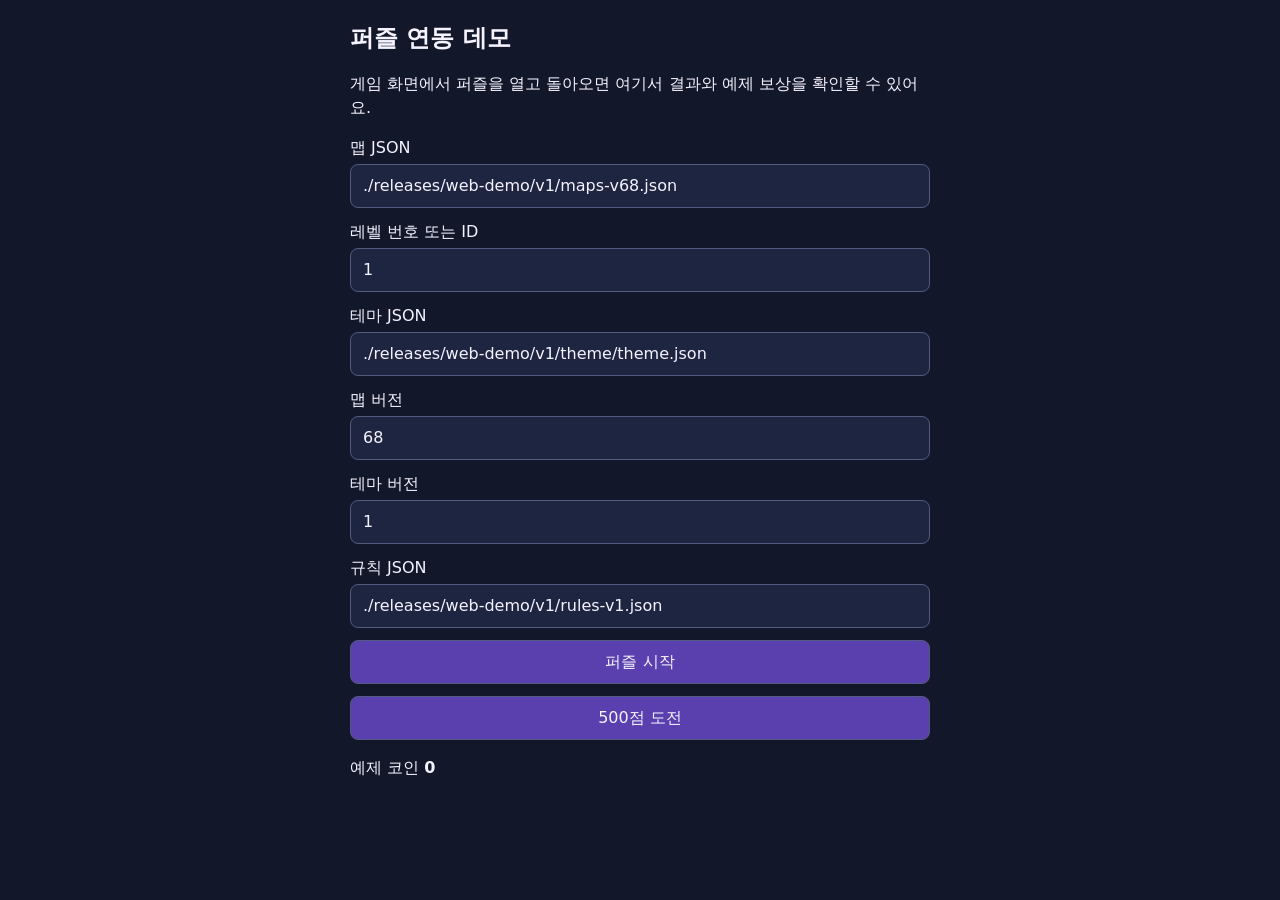
<file: host-demo.html>
<!doctype html>
<html lang="ko">
<head>
  <meta charset="utf-8">
  <meta name="viewport" content="width=device-width, initial-scale=1">
  <title>퍼즐 연동 데모</title>
  <link rel="stylesheet" href="./host-demo.css?v=2">
  <script type="module" src="./host-demo.js?v=3"></script>
</head>
<body>
  <main>
    <section id="lobby">
      <h1>퍼즐 연동 데모</h1>
      <p>게임 화면에서 퍼즐을 열고 돌아오면 여기서 결과와 예제 보상을 확인할 수 있어요.</p>
      <form id="launch">
        <label>맵 JSON <input name="map" value="./releases/web-demo/v1/maps-v68.json" required></label>
        <label>레벨 번호 또는 ID <input name="level" value="1" required></label>
        <label>테마 JSON <input name="theme" value="./releases/web-demo/v1/theme/theme.json"></label>
        <label>맵 버전 <input name="mapVersion" value="68"></label>
        <label>테마 버전 <input name="themeVersion" value="1"></label>
        <label>규칙 JSON <input name="rules" value="./releases/web-demo/v1/rules-v1.json"></label>
        <button id="start">퍼즐 시작</button>
        <button data-rules="./releases/web-demo/v1/score-rules-v1.json">500점 도전</button>
      </form>
      <div id="previewControls" hidden>
        <p id="previewLevelName"></p>
        <button id="previewStart" type="button" disabled>이 레벨 다시 시작</button>
      </div>
      <p id="status" role="status"></p>
      <p>예제 코인 <strong id="coins">0</strong></p>
      <pre id="result" hidden></pre>
    </section>
    <section id="session" aria-label="퍼즐 실행 화면" hidden>
      <div class="session-bar">
        <span id="loading" role="status">퍼즐을 불러오는 중이에요.</span>
        <button id="back" type="button">게임으로 돌아가기</button>
      </div>
      <div id="frameSlot"></div>
    </section>
  </main>
</body>
</html>
</file>
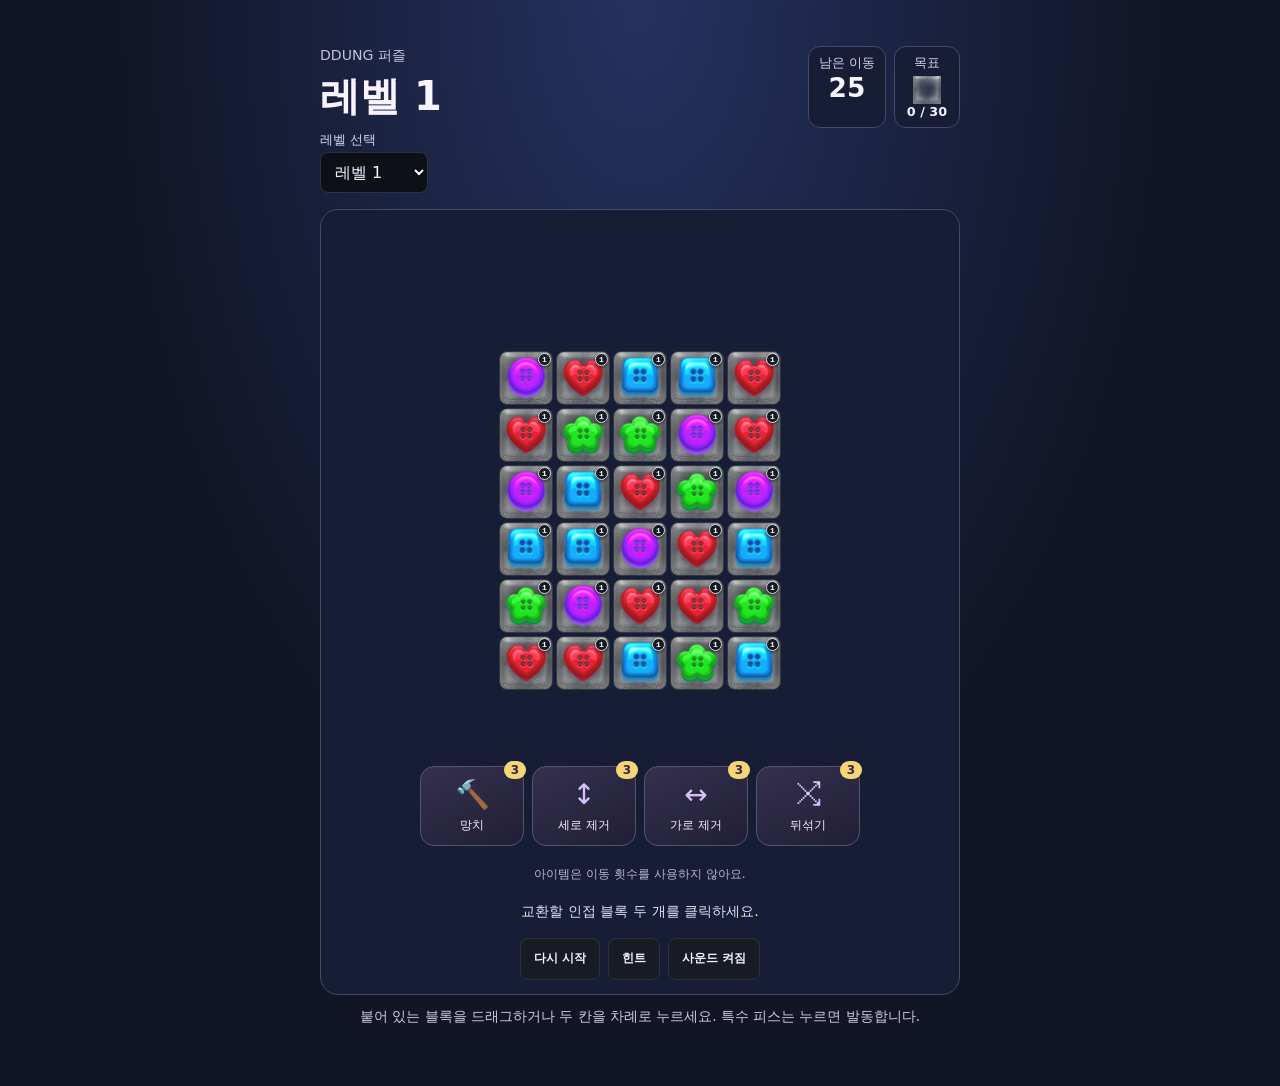
<file: play.html>
<!doctype html>
<html lang="ko">
<head>
  <meta charset="utf-8">
  <meta name="viewport" content="width=device-width, initial-scale=1">
  <meta name="theme-color" content="#171d34">
  <title>DDUNG 퍼즐</title>
  <link rel="stylesheet" href="./styles.css?v=35">
  <link rel="stylesheet" href="./play.css?v=12">
  <script type="module" src="./play.js?v=89"></script>
</head>
<body data-puzzle-player>
  <main class="puzzle-shell">
    <header class="puzzle-heading">
      <div class="puzzle-level">
        <p>DDUNG 퍼즐</p>
        <h1 id="levelTitle">레벨 1</h1>
        <div id="levelSelectControl">
          <label for="levelSelect">레벨 선택</label>
          <select id="levelSelect" class="field" disabled></select>
        </div>
      </div>
      <div class="puzzle-hud">
        <div class="puzzle-hud-card puzzle-moves">남은 이동<strong id="movesLeft">—</strong></div>
        <div class="puzzle-hud-card puzzle-moves" id="scoreCard" hidden>점수<strong><span id="score">0</span><span id="scoreTarget"></span></strong></div>
        <section class="puzzle-hud-card" id="goalCard" aria-labelledby="goalTitle">
          <div id="goalTitle">목표</div>
          <ul id="goals" class="puzzle-goals"></ul>
        </section>
      </div>
    </header>
    <section id="previewAutoControls" class="preview-auto-controls" aria-label="미리보기 자동 플레이" hidden>
      <form id="previewAutoForm">
        <label>자동 플레이 횟수 <input class="field" id="previewAutoRuns" type="number" min="1" max="1000" step="1" value="30" required></label>
        <button class="button primary" id="previewAutoStart" type="submit" disabled>자동 플레이</button>
        <button class="button" id="previewAutoCancel" type="button" hidden>계산 중단</button>
      </form>
      <div id="previewAutoSummary" class="preview-auto-summary" role="status" hidden></div>
      <div class="preview-auto-actions">
        <button class="button" id="previewAutoPause" type="button" hidden>대표 판 일시정지</button>
        <button class="button" id="previewAutoReplay" type="button" hidden>대표 판 다시 보기</button>
        <label>재생 속도 <select id="previewAutoSpeed"><option value="0.5">0.5×</option><option value="1" selected>1×</option><option value="1.5">1.5×</option><option value="2">2×</option></select></label>
        <button class="button" id="previewAutoManual" type="button">직접 플레이로 초기화</button>
      </div>
    </section>
    <section class="puzzle-stage" id="simulationDialog" aria-labelledby="levelTitle">
      <div id="simulationGrid" class="simulation-grid" aria-label="퍼즐판"></div>
      <section id="boosterControls" class="booster-controls" aria-label="플레이 아이템" hidden></section>
      <p id="playtestFrameStatus" role="status">퍼즐을 불러오는 중입니다.</p>
      <input type="hidden" id="playtestSpeed" value="1">
      <div class="puzzle-actions">
        <button class="button" id="restart" hidden>다시 시작</button>
        <button class="button" id="hint" hidden>힌트</button>
        <button class="button" id="soundToggle" aria-pressed="true">사운드 켜짐</button>
        <button class="button" id="quit" hidden>퍼즐 종료</button>
        <button class="button" id="next" hidden>다음 레벨</button>
      </div>
    </section>
    <p class="puzzle-help">붙어 있는 블록을 드래그하거나 두 칸을 차례로 누르세요. 특수 피스는 누르면 발동합니다.</p>
  </main>
  <dialog id="clearDialog" class="puzzle-clear" aria-labelledby="clearTitle">
    <h2 id="clearTitle">클리어!</h2>
    <p id="clearMessage"></p>
    <p id="clearStars" class="puzzle-stars"></p>
    <p id="clearError" role="alert"></p>
    <div class="puzzle-actions">
      <button type="button" class="button" id="clearRestart">다시 시작</button>
      <button type="button" class="button puzzle-next" id="clearNext">다음 레벨</button>
    </div>
  </dialog>
</body>
</html>
</file>
<file: styles.css>
:root {
  color-scheme: dark;
  --bg: #08090d;
  --panel: #11141b;
  --panel-2: #171b24;
  --panel-3: #1d222d;
  --border: #2b313e;
  --border-soft: #202632;
  --text: #f4f6fb;
  --muted: #8e98a9;
  --accent: #7c5cff;
  --accent-2: #a68cff;
  --green: #35df79;
  --blue: #42a5ff;
  --danger: #ff5f6d;
  --warning: #ffb43c;
  --shadow: 0 18px 50px rgba(0, 0, 0, 0.32);
  font-family: Inter, Pretendard, "Noto Sans KR", system-ui, -apple-system, sans-serif;
}

* { box-sizing: border-box; }
.visually-hidden {
  position: absolute; width: 1px; height: 1px; padding: 0; margin: -1px;
  overflow: hidden; clip: rect(0, 0, 0, 0); white-space: nowrap; border: 0;
}

body {
  margin: 0;
  min-height: 100vh;
  overflow-x: auto;
  overflow-y: auto;
  color: var(--text);
  background:
    radial-gradient(circle at 65% -10%, rgba(124, 92, 255, 0.15), transparent 34%),
    var(--bg);
}

button, input, select, textarea { font: inherit; }
button { color: inherit; }

.app-shell { min-height: 100vh; min-height: 100dvh; display: flex; flex-direction: column; }

.topbar {
  min-height: 68px;
  flex: none;
  display: flex;
  flex-wrap: wrap;
  align-items: center;
  gap: 8px 20px;
  padding: 10px 20px;
  border-bottom: 1px solid var(--border);
  background: rgba(11, 13, 18, 0.93);
  backdrop-filter: blur(18px);
  z-index: 10;
}

.brand { display: flex; align-items: center; gap: 12px; min-width: 185px; }
.brand-mark {
  display: grid; place-items: center; width: 38px; height: 38px;
  background: linear-gradient(145deg, #9a83ff, #6646ff);
  border-radius: 12px; font-weight: 900; box-shadow: 0 8px 24px rgba(124, 92, 255, .35);
}
.brand strong, .brand span { display: block; }
.brand strong { font-size: 14px; letter-spacing: .04em; }
.brand span { color: var(--muted); font-size: 10px; letter-spacing: .18em; margin-top: 2px; }

.version-control { display: flex; align-items: center; gap: 9px; }
.version-control label, .eyebrow { font-size: 10px; color: var(--muted); letter-spacing: .14em; font-weight: 800; }
.version-stepper { display: flex; align-items: center; gap: 4px; }
.version-stepper .button { padding-inline: 8px; }
.version-control label { white-space: nowrap; }
.version-control input {
  width: 90px; border: 1px solid var(--border); background: var(--panel-2);
  color: var(--text); border-radius: 8px; padding: 8px 10px; text-align: center;
}
.build-info { display: flex; align-items: center; gap: 5px; }
.build-info span {
  padding: 6px 7px; border: 1px solid var(--border); border-radius: 7px;
  background: #0d1016; color: #8f99a8; font: 700 9px ui-monospace, monospace;
}
.top-actions {
  margin-left: auto;
  display: flex;
  flex-wrap: wrap;
  align-items: center;
  min-width: 0;
  max-width: 100%;
  gap: 8px;
}
.top-actions .button { max-width: 100%; }

.workspace {
  min-height: 0; flex: 1 0 auto; display: grid; align-items: start;
  grid-template-columns: 380px minmax(0, 1fr) 300px;
  grid-template-rows: auto;
  gap: 10px; padding: 10px;
}

.panel { border: 1px solid var(--border); background: rgba(17, 20, 27, .95); box-shadow: var(--shadow); }
.left-panel, .right-panel { min-width: 0; border-radius: 14px; }
.panel-section { min-width: 0; padding: 18px; border-bottom: 1px solid var(--border-soft); }
.panel-section:last-child { border-bottom: 0; }
.section-heading { display: flex; justify-content: space-between; align-items: center; margin-bottom: 14px; }
.section-heading.simple { margin-bottom: 16px; }
h1, h2 { margin: 0; }
h1 { font-size: 22px; }
h2 { font-size: 16px; margin-top: 3px; }

.button, .icon-button, .tool-button, .layer-tabs button, .gravity-control button {
  border: 1px solid var(--border); background: var(--panel-2); cursor: pointer;
  transition: .16s ease; border-radius: 8px;
}
.button:hover, .icon-button:hover, .tool-button:hover, .layer-tabs button:hover, .gravity-control button:hover {
  transform: translateY(-1px); border-color: #4b5569; background: var(--panel-3);
}
.button { padding: 9px 13px; font-size: 12px; font-weight: 750; }
.button.ghost { background: transparent; }
.button.primary { background: var(--accent); border-color: var(--accent); }
.button.compact { padding: 7px 10px; }
.button.full { width: 100%; margin-top: 8px; }
.button.danger { color: #ff929c; }
.button.play { background: var(--green); border-color: var(--green); color: #06140b; min-width: 88px; }
.button.validate { background: #20364e; border-color: #315878; color: #8dcaff; }
.icon-button { width: 32px; height: 32px; font-size: 20px; }

.cave-search { display: block; margin-bottom: 6px; }
.cave-search .field { padding: 8px 10px; font-size: 11px; }
.cave-list-summary { min-height: 15px; margin: 0 2px 6px; color: #778192; font-size: 9px; }
.cave-list { display: flex; flex-direction: column; gap: 6px; max-height: 210px; overflow: auto; }
.cave-empty { padding: 18px 10px; border: 1px dashed var(--border); border-radius: 8px; color: var(--muted); font-size: 10px; text-align: center; }
.cave-item {
  display: flex; align-items: center; gap: 10px; width: 100%; text-align: left;
  padding: 10px; border: 1px solid transparent; border-radius: 9px; background: #0d1016; cursor: pointer;
}
.cave-item:hover { background: #161a23; }
.cave-item.active { border-color: var(--accent); background: rgba(124, 92, 255, .12); }
.cave-number { color: var(--accent-2); font: 800 10px ui-monospace, monospace; }
.cave-item strong { font-size: 12px; white-space: nowrap; overflow: hidden; text-overflow: ellipsis; }
.cave-actions { display: grid; grid-template-columns: 1fr 1fr; gap: 7px; margin-top: 9px; }

.field-label { display: block; margin: 12px 0 6px; color: var(--muted); font-size: 10px; font-weight: 800; letter-spacing: .08em; }
.field-label.spaced { margin-top: 16px; }
.field {
  width: 100%; border: 1px solid var(--border); background: #0d1016; color: var(--text);
  border-radius: 8px; padding: 9px 10px; outline: none;
}
.field:focus, textarea:focus { border-color: var(--accent); box-shadow: 0 0 0 3px rgba(124, 92, 255, .12); }
.field-row { display: grid; grid-template-columns: 1fr 1fr; gap: 8px; }
.field-row.three { grid-template-columns: 1.2fr .8fr .8fr; }
.gravity-control { display: grid; grid-template-columns: repeat(4, 1fr); gap: 6px; }
.gravity-control button { padding: 8px 0; font-size: 16px; }
.gravity-control button.active { color: #111; background: var(--warning); border-color: var(--warning); }
.rule-help { display: block; margin-top: 6px; color: #778192; font-size: 9px; line-height: 1.45; }

.objective-panel { margin-top: 14px; }
.objective-header { display: flex; align-items: flex-start; justify-content: space-between; gap: 10px; margin-bottom: 8px; }
.objective-header small { display: block; margin-top: 4px; color: #778192; font-size: 9px; line-height: 1.4; }
.objective-list { display: grid; gap: 8px; }
.objective-row { padding: 9px; border: 1px solid var(--border-soft); border-radius: 9px; background: rgba(10, 13, 19, .72); }
.objective-row-top { display: grid; grid-template-columns: .75fr 1.25fr auto; gap: 6px; align-items: end; }
.objective-row-bottom { display: grid; grid-template-columns: 1fr .85fr; gap: 6px; margin-top: 6px; }
.objective-row label { min-width: 0; }
.objective-row select, .objective-row input { width: 100%; min-width: 0; }
.objective-row .field-label { font-size: 8px; }
.objective-remove { width: 30px; height: 30px; padding: 0; color: #ff929c; }
.objective-auto-count { display: flex; align-items: center; min-height: 30px; padding: 0 9px; border: 1px solid var(--border-soft); border-radius: 7px; color: #aeb7c5; font-size: 10px; background: #10141c; }
.objective-empty { padding: 12px; border: 1px dashed var(--border); border-radius: 8px; color: var(--muted); font-size: 10px; text-align: center; }
.objective-progress { display: grid; gap: 5px; margin-top: 9px; }
.objective-progress-row { display: grid; grid-template-columns: minmax(105px, 1fr) 1.4fr auto; align-items: center; gap: 8px; }
.objective-progress-row span { overflow: hidden; text-overflow: ellipsis; white-space: nowrap; }
.objective-progress-row i { display: block; height: 5px; border-radius: 999px; overflow: hidden; background: #202633; }
.objective-progress-row i::after { content: ""; display: block; width: var(--progress); height: 100%; background: #5ee19a; }
.batch-summary { display: grid; grid-template-columns: repeat(3, 1fr); gap: 6px; margin-top: 10px; }
.batch-summary span { padding: 7px; border-radius: 7px; background: rgba(255,255,255,.04); text-align: center; }
.batch-summary b { display: block; font-size: 14px; }
.check-field { display: flex; align-items: center; gap: 8px; margin-top: 15px; font-size: 12px; color: #c5ccd8; }
.check-field input { accent-color: var(--accent); }
.difficulty-summary {
  margin-top: 12px; padding: 10px 11px; border: 1px solid var(--border); border-radius: 9px;
  background: #0d1016; font-size: 11px;
}
.difficulty-summary > div { display: flex; justify-content: space-between; align-items: center; gap: 12px; }
.difficulty-summary span { color: var(--muted); font-weight: 750; }
.difficulty-summary strong { font-size: 12px; letter-spacing: .04em; }
.difficulty-summary small { display: block; margin-top: 5px; color: #8993a3; line-height: 1.45; }
.difficulty-easy strong { color: #69e79d; }
.difficulty-normal strong { color: #78c9ff; }
.difficulty-hard strong { color: #ffc05a; }
.difficulty-expert strong { color: #ff7f8b; }
.random-panel { margin-top: 13px; padding-top: 2px; border-top: 1px solid var(--border-soft); }
.random-panel .field-label { margin-top: 10px; }
.random-panel .randomize { color: #d7d0ff; border-color: #55449b; background: rgba(124, 92, 255, .12); }
.random-panel small { display: block; margin-top: 7px; color: #778192; font-size: 9px; line-height: 1.4; }

.editor-area { min-width: 0; min-height: 0; display: grid; grid-template-rows: auto auto minmax(104px, auto); gap: 10px; }
.editor-toolbar { border-radius: 14px; display: flex; align-items: center; padding: 8px; gap: 8px; }
.tool-group { display: flex; gap: 5px; }
.tool-button { padding: 8px 10px; font-size: 11px; color: #b8c0cd; }
.tool-button span { margin-right: 5px; font-size: 14px; }
.tool-button.active { border-color: var(--accent); background: rgba(124, 92, 255, .18); color: white; }
.toolbar-divider { width: 1px; height: 28px; background: var(--border); }
.toolbar-spacer { flex: 1; }

.canvas-stage { min-height: 0; border-radius: 14px; display: flex; flex-direction: column; overflow: hidden; }
.canvas-header, .canvas-footer { display: flex; align-items: center; justify-content: space-between; padding: 14px 18px; }
.canvas-header { border-bottom: 1px solid var(--border-soft); }
.canvas-meta { display: flex; gap: 6px; }
.canvas-meta span { background: #0d1016; color: #abb4c2; padding: 7px 9px; border-radius: 7px; font: 700 10px ui-monospace, monospace; }
.canvas-footer { min-height: 50px; border-top: 1px solid var(--border-soft); }
.cell-status { color: var(--muted); font-size: 11px; }
.grid-viewport {
  container-type: inline-size;
  display: grid; place-items: center; padding: clamp(8px, 2vw, 22px);
  background-color: #0b0d12;
  background-image: linear-gradient(#141821 1px, transparent 1px), linear-gradient(90deg, #141821 1px, transparent 1px);
  background-size: 24px 24px;
}
.map-grid {
  --cell-size: clamp(10px, calc((100cqw - 24px - var(--cave-event-space, 0px)) / var(--board-columns, 10) - 2px), 76px);
  display: grid; gap: 2px; padding: 9px; border: 1px solid #3b4352; border-radius: 7px;
  background: #242a35; box-shadow: 0 18px 50px #0009, 0 0 0 7px #0f1218;
  user-select: none;
}
.map-cell {
  position: relative; width: var(--cell-size); height: var(--cell-size); overflow: hidden;
  border: 1px solid #303746; background: #141820; cursor: crosshair;
}
.map-cell:hover { border-color: #9b88ff; z-index: 2; box-shadow: inset 0 0 0 1px #9b88ff; }
.cell-terrain, .cell-block, .cell-gimmick, .cell-item { position: absolute; inset: 0; display: grid; place-items: center; }
.cell-block { inset: 7px; border-radius: 10px; box-shadow: inset 0 -5px 0 #0003, 0 3px 7px #0005; }
.cell-gimmick, .cell-item { font-size: 20px; text-shadow: 0 2px 5px #000; }
.terrain-floor { background: #28313d; }
.terrain-wall { background: repeating-linear-gradient(135deg, #596171 0 8px, #454c59 8px 16px); }
.terrain-ice { background: linear-gradient(145deg, #b5f5ff, #55cfe7); }
.terrain-pit { background: radial-gradient(circle, #050607 15%, #181b22 65%); }
.terrain-conveyor { background: repeating-linear-gradient(90deg, #27384d 0 12px, #3d5c77 12px 24px); }
.terrain-ddung-web { background: repeating-linear-gradient(45deg, #bfc7d5 0 2px, #334052 2px 8px); }
.terrain-ddung-dust { background: radial-gradient(circle, #b9a882 0 18%, #655a43 20% 45%, #302b23 48%); }
.terrain-ddung-oak { background: linear-gradient(135deg, #70472a, #332116); }
.terrain-ddung-stone { background: linear-gradient(145deg, #8d96a3, #3d4652); }
.terrain-ddung-water { background: repeating-linear-gradient(0deg, #196da0 0 6px, #2fa8d0 6px 10px); }
.terrain-ddung-ice { background: linear-gradient(145deg, #e1fbff, #74cce5); }
.terrain-ddung-heather { background: radial-gradient(circle, #7cc35e, #3e6d35 65%, #243c26); }
.terrain-ddung-jelly { background: linear-gradient(145deg, #f195d7, #8e4fb9); }
.block-red { background: #ef4f5f; } .block-yellow { background: #f7c73b; }
.block-blue { background: #35a9ff; } .block-green { background: #36d477; }
.block-orange { background: #ff8a36; } .block-purple { background: #b65bff; }

.note-panel { border-radius: 14px; padding: 12px 16px; }
.note-panel label { height: 100%; display: flex; flex-direction: column; gap: 7px; }
.note-panel textarea { flex: 1; resize: none; border: 0; outline: 0; color: #d9dfe9; background: transparent; line-height: 1.55; }

.layer-tabs { display: grid; grid-template-columns: repeat(4, 1fr); gap: 4px; }
.layer-tabs button { padding: 8px 2px; color: #939cad; font-size: 10px; }
.layer-tabs button.active { color: white; border-color: var(--accent); background: rgba(124, 92, 255, .18); }
.palette-help { margin: 10px 0 0; color: #7f8999; font-size: 9px; line-height: 1.5; }
.selected-asset { margin: 12px 0; padding: 10px; border-radius: 8px; background: #0d1016; color: #aeb7c5; font-size: 11px; }
.asset-grid { display: grid; grid-template-columns: repeat(auto-fit, minmax(min(64px, 100%), 1fr)); gap: 7px; }
.asset-card {
  min-width: 0; width: 100%; padding: 6px 2px; aspect-ratio: 1; display: flex; flex-direction: column; align-items: center; justify-content: center; gap: 4px;
  border: 1px solid var(--border); background: #0d1016; border-radius: 9px; cursor: pointer;
}
.asset-card:hover { border-color: #59657a; transform: translateY(-1px); }
.asset-card.active { border-color: var(--accent); box-shadow: 0 0 0 2px rgba(124, 92, 255, .18); }
.asset-card.erase-card { color: #ff9ba5; border-style: dashed; }
.asset-card.erase-card.active { border-style: solid; border-color: var(--danger); box-shadow: 0 0 0 2px rgba(255, 95, 109, .16); }
.erase-visual { background: rgba(255, 95, 109, .12); border: 1px solid rgba(255, 95, 109, .38); color: #ff9ba5; font-weight: 900; }
.asset-visual { width: 28px; height: 28px; border-radius: 7px; display: grid; place-items: center; font-size: 18px; }
.asset-card span:last-child { font-size: 9px; color: #8f99a8; max-width: 100%; overflow: hidden; text-overflow: ellipsis; white-space: nowrap; }
.color-toggles { display: grid; grid-template-columns: repeat(auto-fit, minmax(min(60px, 100%), 1fr)); gap: 6px; margin-top: 12px; }
.color-toggle { min-width: 0; display: flex; flex-direction: column; align-items: center; gap: 5px; padding: 7px 3px; border: 2px solid var(--border); border-radius: 9px; cursor: pointer; background: #0d1016; font-size: 9px; }
.color-toggle span:last-child { max-width: 100%; overflow: hidden; text-overflow: ellipsis; white-space: nowrap; }
.color-swatch { display: block; width: 26px; height: 26px; border-radius: 6px; }
.color-toggle:not(.active) .color-swatch { box-shadow: inset 0 0 0 2px #0d1016; }
.color-toggle:not(.active) { border-style: dashed; }
.color-toggle.active .color-swatch::after { content: "✓"; display: grid; place-items: center; height: 100%; color: white; font-size: 17px; text-shadow: 0 1px 3px #000; }
.color-toggle.active { border-color: white; box-shadow: 0 0 0 2px #ffffff18; }
.legend-section { display: flex; flex-direction: column; gap: 9px; }
.terrain-rule-section h2 { margin: 4px 0 13px; }
.terrain-block-check { margin: 12px 0 2px; }
.terrain-rule-summary {
  display: flex; flex-direction: column; gap: 3px; margin-top: 10px; padding: 10px;
  border: 1px solid var(--border); border-radius: 8px; background: #0d1016; font-size: 10px;
}
.terrain-rule-summary strong { color: #d7d0ff; }
.terrain-rule-summary span { color: #8e98a9; line-height: 1.45; }
.legend-row { display: flex; align-items: center; gap: 8px; color: #99a3b1; font-size: 11px; }
.legend-row i { width: 9px; height: 9px; border-radius: 50%; }
.terrain-dot { background: #7e8797; } .block-dot { background: #44aaff; }
.gimmick-dot { background: #b55cff; } .item-dot { background: #ffbd3e; }

.toast {
  position: fixed; left: 50%; bottom: 24px; z-index: 50; transform: translate(-50%, 30px);
  opacity: 0; pointer-events: none; padding: 10px 14px; background: #232936; border: 1px solid #3b4352;
  border-radius: 9px; color: #eef1f6; font-size: 12px; box-shadow: var(--shadow); transition: .22s ease;
}
.toast.show { opacity: 1; transform: translate(-50%, 0); }

.simulation-dialog {
  width: min(820px, 88vw); max-height: 88vh; padding: 0; color: var(--text);
  background: #11141b; border: 1px solid #3a4250; border-radius: 16px; box-shadow: 0 30px 100px #000c;
}
.simulation-dialog::backdrop { background: rgba(2, 3, 6, .78); backdrop-filter: blur(7px); }
.dialog-header, .dialog-footer { padding: 16px 18px; display: flex; justify-content: space-between; align-items: center; }
.dialog-header { border-bottom: 1px solid var(--border); }
.dialog-footer { border-top: 1px solid var(--border); justify-content: flex-end; gap: 8px; }
.simulation-result { margin: 16px; padding: 12px; border-radius: 10px; background: #0b0d12; color: #b9c1ce; font-size: 12px; line-height: 1.65; }
.simulation-result.success { border: 1px solid #2a6e47; color: #76efa4; }
.simulation-result.error { border: 1px solid #773943; color: #ff8d98; }
.simulation-result.warning { border: 1px solid #785f2e; color: #ffd071; }
.simulation-result div { margin-top: 10px; color: inherit; }
#simulationDialog {
  box-sizing: border-box;
  width: min(94vw, 1140px);
  max-height: 92dvh;
}
#simulationDialog .dialog-footer { flex-wrap: wrap; }
.auto-play-batch-controls { display: flex; flex-wrap: wrap; gap: 10px; align-items: end; margin: 16px; }
.auto-play-batch-controls[hidden] { display: none; }
.auto-play-batch-controls label { display: grid; gap: 6px; }
.auto-play-batch-controls input { width: 120px; }
.auto-play-batch-controls small { flex-basis: 100%; color: var(--muted); }
#levelPreviewDialog { width: min(1100px, 96vw); height: min(980px, 92dvh); max-height: 92dvh; }
#levelPreviewDialog[open] { display: flex; flex-direction: column; }
#levelPreviewDialog .dialog-header { gap: 12px; flex-wrap: wrap; flex-shrink: 0; }
#levelPreviewTitle { margin: 0; font-size: 20px; }
#levelPreviewStatus { margin: 6px 0 0; font-size: 13px; color: var(--muted); }
.level-preview-actions { display: flex; gap: 8px; margin-left: auto; }
#levelPreviewFrameSlot { display: flex; flex: 1; min-height: 0; }
#levelPreviewFrameSlot iframe { flex: 1; width: 100%; min-width: 0; height: 100%; border: 0; background: #171d34; }
.simulation-grid {
  --cell-size: clamp(27px, min(calc((min(94vw, 1140px) - 32px) / var(--board-columns, 10) - 3px), calc(58dvh / var(--board-rows, 10) - 3px)), 76px);
  display: grid;
  gap: 3px;
  justify-content: safe center;
  margin: 12px 12px 18px;
  padding: 3px;
  max-height: 62dvh;
  overflow: auto;
}
.simulation-grid .map-cell { width: var(--cell-size); height: var(--cell-size); }
#simulationGrid .cell-block, .map-grid .cell-block {
  inset: 17%;
  border-radius: 26%;
}
.simulation-grid button.map-cell { padding: 0; color: inherit; }
.simulation-grid .map-cell.playable { cursor: pointer; }
.simulation-grid .map-cell:not(.playable) { cursor: default; }
.simulation-grid .map-cell.playable:hover { transform: scale(1.06); border-color: #d3c8ff; }
.simulation-grid .map-cell.selected { border-color: #fff; box-shadow: 0 0 0 2px var(--accent), 0 0 18px rgba(124, 92, 255, .7); z-index: 3; }
.simulation-grid .locked-cell { border-color: #d8a750; box-shadow: inset 0 0 0 1px #d8a75080; }
.cell-lock {
  position: absolute; left: 1px; bottom: 1px; z-index: 8;
  display: grid; place-items: center; width: 13px; height: 13px;
  border-radius: 3px; background: #241c13; color: #ffd47e; font-size: 9px;
  pointer-events: none;
}
.terrain-hp {
  position: absolute; right: 1px; top: 1px; z-index: 8; min-width: 13px; height: 13px; padding: 0 3px;
  display: grid; place-items: center; border-radius: 7px; background: #151922; border: 1px solid #d7dce5;
  color: #fff; font: 800 8px ui-monospace, monospace; box-shadow: 0 1px 4px #000b;
}
.terrain-hp.damaged { background: #8d323d; border-color: #ff9ba5; }
.playtest-guide {
  margin: 0 16px; padding: 9px 11px; border-radius: 8px; background: rgba(66, 165, 255, .1);
  border: 1px solid #315878; color: #9ed2ff; font-size: 11px; line-height: 1.5;
}

@media (max-width: 1280px) {
  .workspace { grid-template-columns: 350px minmax(0, 1fr) 255px; }
}


.block-weights { margin-top: 12px; }
.block-weights summary { cursor: pointer; font-size: 12px; }
.block-weight-row { display: grid; grid-template-columns: minmax(0, 1fr) 60px 44px; align-items: center; gap: 6px; margin-top: 6px; font-size: 11px; }
.block-weight-row .field { min-width: 0; padding: 5px; }
.block-weight-row output { text-align: right; color: var(--muted); }

.simulation-grid .map-cell.hinted { outline: 2px solid #ffdd62; outline-offset: -2px; z-index: 4; }

@media (max-width: 1050px), (max-height: 540px) {
  body { overflow-x: clip; overflow-y: auto; }
  .app-shell .workspace { flex: none; }
}
.mobile-workspace-nav { display: none; }
@media (max-width: 760px), (max-height: 540px) {
  .mobile-workspace-nav {
    position: sticky;
    top: 0;
    z-index: 11;
    display: grid;
    grid-template-columns: repeat(3, minmax(0, 1fr));
    background: var(--panel);
    border-bottom: 1px solid var(--border);
  }
  .mobile-workspace-nav a {
    display: grid;
    place-items: center;
    min-height: 44px;
    padding: 6px;
    color: var(--text);
    font-size: .875rem;
    text-align: center;
    text-decoration: none;
  }
  .mobile-workspace-nav a:focus-visible { outline: 2px solid var(--accent); outline-offset: -3px; }
  #boardEditor, #objectPanel, #levelPanel { scroll-margin-top: 52px; }
  #boardEditor { order: -2; }
  #objectPanel { order: -1; }
  .workspace .tool-button, .workspace .button, .workspace .layer-tabs button { min-height: 44px; }
  .workspace .field { font-size: max(16px, 1rem); }
  .workspace .grid-viewport { padding: 12px; }
  .workspace .map-grid {
    --cell-size: clamp(10px, calc((100cqw - 24px - var(--cave-event-space, 0px)) / var(--board-columns, 10) - 2px), 64px);
  }
  dialog.simulation-dialog {
    box-sizing: border-box;
    width: min(96vw, 820px);
    max-height: 92dvh;
    margin: auto;
    overflow: auto;
  }
  .simulation-dialog .dialog-footer { flex-wrap: wrap; }
  .simulation-dialog .dialog-footer .button { min-height: 44px; white-space: normal; }
  #simulationGrid { margin-inline: 4px; }
}
@media (max-width: 560px) {
  .topbar .brand { flex-basis: 100%; }
  .topbar .top-actions {
    display: grid;
    grid-template-columns: repeat(2, minmax(0, 1fr));
    width: 100%;
    gap: 6px;
  }
  .top-actions .button {
    min-height: 44px;
    padding: 6px 8px;
    white-space: normal;
    overflow-wrap: anywhere;
  }
  .workspace .panel-section { padding: 12px; }
  .workspace .editor-toolbar { align-items: flex-start; }
}

.map-cell > .cell-exit {
  inset: auto 3px 0;
  height: 34%;
  z-index: 4;
  pointer-events: none;
}
.map-cell > .cell-exit .object-image { object-position: center bottom; }

#simulationGrid > .live-piece-actor {
  position: absolute;
  z-index: 6;
  margin: 0;
  border: 0;
  background: transparent;
  pointer-events: none;
  overflow: visible;
  will-change: left, top;
}
#simulationGrid > .live-special-actor { pointer-events: auto; cursor: pointer; }
#simulationGrid > .live-burst-actor, #simulationGrid > .live-swap-actor { z-index: 7; }
#simulationGrid .live-piece-moving > .cell-block,
#simulationGrid .live-piece-moving > .initial-piece-badge,
#simulationGrid .live-swap-covered > .cell-block,
#simulationGrid .live-swap-covered > .initial-piece-badge { visibility: hidden; opacity: 0; }
.booster-controls { width: min(100%, 440px); margin: 16px auto 8px; }
.booster-controls[hidden] { display: none; }
.booster-buttons { display: grid; grid-template-columns: repeat(4, minmax(0, 1fr)); gap: 8px; }
.booster-button { position: relative; display: flex; flex-direction: column; align-items: center; justify-content: center; gap: 5px; min-height: 80px; padding: 10px 4px; border: 1px solid #545476; border-radius: 14px; background: linear-gradient(155deg, #34304f, #211f34); color: #f4f2ff; cursor: pointer; font: inherit; font-size: 12px; }
.booster-icon { width: 34px; height: 34px; font-size: 28px; line-height: 34px; color: #d7c4ff; }
.booster-image { width: 100%; height: 100%; object-fit: contain; display: block; }
.booster-image[hidden], .theme-booster-default[hidden] { display: none; }
.theme-booster-default { font-size: 40px; line-height: 1.4; text-align: center; }
.theme-slot-actions[hidden] { display: none; }
.booster-line-spark.custom-booster-visual { background: transparent; box-shadow: none; filter: drop-shadow(0 0 7px #dbaaff); }
.booster-shuffle-icon { display: grid; place-items: center; filter: drop-shadow(0 0 10px #c3a2ff); }
.booster-count { position: absolute; top: -6px; right: -3px; min-width: 22px; padding: 2px 4px; border-radius: 12px; background: #f6d576; color: #302740; font-size: 12px; }
.booster-button[aria-pressed="true"] { outline: 2px solid #c3a2ff; background: #4d366c; }
.booster-button:disabled { opacity: .45; cursor: default; }
.booster-button:focus-visible { outline: 3px solid #c3a2ff; outline-offset: 3px; }
.booster-instructions { display: flex; justify-content: center; align-items: center; gap: 8px; min-height: 40px; margin-top: 8px; color: #bcb5d3; font-size: 12px; text-align: center; }
.booster-instructions .button { flex: 0 0 auto; min-height: 36px; padding: 5px 10px; font-size: 12px; }
#simulationGrid .booster-target { outline: 1px solid #cfb5ff; outline-offset: -2px; cursor: crosshair; }
.booster-effect { position: absolute; z-index: 12; pointer-events: none; box-sizing: border-box; }
.booster-hammer { line-height: 1; transform-origin: 65% 80%; filter: drop-shadow(0 3px 5px #0009); }
.booster-impact-ring { border: 4px solid #ffe9a6; border-radius: 50%; box-shadow: 0 0 18px #ffbf4d, inset 0 0 12px #fff2; }
.booster-beam { border-radius: 8px; background: #fff8d7; box-shadow: 0 0 8px #fff, 0 0 22px #c890ff, 0 0 34px #995cff; }
.booster-beam-row { transform-origin: left center; }
.booster-beam-column { transform-origin: center top; }
.booster-line-spark { width: 18px; height: 18px; border-radius: 50%; background: #fffbe4; box-shadow: 0 0 12px 5px #f2c3ff, 0 0 24px 10px #9969ff; }
#simulationGrid > .booster-piece-actor { pointer-events: none; will-change: transform; }
.special-effect { position: absolute; pointer-events: none; z-index: 11; box-sizing: border-box; }
.special-effect-row, .special-effect-column { border-radius: 9px; background: #f5fcff; box-shadow: 0 0 12px 5px #6acfff, 0 0 24px #2185ff; }
.special-effect-area { border: 6px solid #ffe5a0; border-radius: 50%; background: radial-gradient(circle,#fff4, #ff922855, transparent 70%); box-shadow: 0 0 25px #ff9d44, inset 0 0 25px #ffb44b; }
.special-effect-fish { border: 3px solid #c9ffb2; border-radius: 50%; box-shadow: 0 0 15px #8fe35b; }
.special-effect-color { border: 5px solid #fbdcff; border-radius: 50%; background: conic-gradient(#f668, #ff68, #6f68, #6ff8, #c6f8, #f668); box-shadow: 0 0 22px #e5b8ff; }
.special-effect-color-ray { background: linear-gradient(90deg,#fff,#edb6ff); box-shadow: 0 0 7px #bd79ff; }
</file>
<file: host-demo.css>
:root {
  color-scheme: dark;
  font: 100%/1.5 "Geist", system-ui, sans-serif;
  color: #f5f3ff;
  background: #13172a;
}
* { box-sizing: border-box; }
body { margin: 0; }
main { width: min(100% - 24px, 760px); margin: 20px auto; }
#lobby { max-width: 580px; margin-inline: auto; }
h1 { margin-block: 0 8px; }
form:not([hidden]) { display: grid; gap: 12px; }
label { display: grid; gap: 4px; }
input, button {
  min-width: 0;
  min-height: 44px;
  border: 1px solid #51597e;
  border-radius: 8px;
  padding: 8px 12px;
  font: inherit;
  color: inherit;
  background: #1e2540;
}
button { background: #5940ae; cursor: pointer; }
button:disabled { opacity: .6; cursor: default; }
.session-bar { display: flex; justify-content: space-between; align-items: center; gap: 10px; margin-bottom: 8px; }
iframe { display: block; width: 100%; height: calc(100dvh - 94px); border: 1px solid #51597e; border-radius: 10px; }
pre { white-space: pre-wrap; overflow-wrap: anywhere; }
</file>
<file: play.css>
.object-image { position: absolute; inset: 0; width: 100%; height: 100%; object-fit: contain; pointer-events: none; }
    .asset-visual { position: relative; }
    .asset-visual.has-object-image, .map-cell > .has-object-image { background: transparent !important; box-shadow: none; color: transparent; }
    .special-art-frame { position: absolute; inset: 0; overflow: hidden; pointer-events: none; }
    .special-art-frame img { position: absolute; width: 600%; height: 600%; max-width: none; visibility: hidden; }
    .has-object-image .special-art-frame img { visibility: visible; }
    .initial-piece-badge[hidden] { display: none; }
    .object-image-rotate-left { transform: rotate(-90deg); }
    #mapGrid .cell-block.has-object-image, #simulationGrid .cell-block.has-object-image, .difficulty-preview-grid .cell-block.has-object-image { inset: 12%; }
    .map-cell .cell-spawner-badge, .map-cell.has-initial-piece .cell-spawner-badge {
      inset: auto auto 2px 2px;
      width: 28%;
      height: 28%;
      font-size: clamp(9px, 1.5vmin, 15px);
      line-height: 1;
      border-radius: 4px;
      background: #171125d9;
    }
    .map-cell .cell-ddung-gimmick-badge, .map-cell.has-initial-piece .cell-ddung-gimmick-badge {
      inset: auto 2px 2px auto;
      width: 42%;
      height: 42%;
      z-index: 4;
      font-size: clamp(9px, 1.5vmin, 15px);
      filter: drop-shadow(0 1px 2px #000);
    }
    [data-gimmick-part] { overflow: hidden; }
    [data-gimmick-part] .object-image { width: 200%; height: 200%; max-width: none; }
    [data-gimmick-part="1"] .object-image, [data-gimmick-part="3"] .object-image { left: -100%; }
    [data-gimmick-part="2"] .object-image, [data-gimmick-part="3"] .object-image { top: -100%; }
    [data-panel-mark].has-object-image::after {
      content: attr(data-panel-mark);
      position: absolute;
      right: 2px;
      bottom: 2px;
      padding: 1px 3px;
      border-radius: 3px;
      background: #171125e8;
      color: #fff;
      font: 700 11px/1 system-ui;
      pointer-events: none;
    }
    .ddung-overlapping-markers {
      position: absolute;
      left: 2px;
      bottom: 2px;
      z-index: 4;
      padding: 2px 3px;
      color: #fff;
      background: #171125e8;
      border-radius: 3px;
      font: 700 9px/1 system-ui;
      pointer-events: none;
    }
    .cell-gimmick[data-warp-end].has-object-image::after {
      content: attr(data-warp-end);
      position: absolute;
      right: 0;
      bottom: 0;
      color: white;
      background: #171125e8;
      padding: 1px 3px;
      border-radius: 3px;
      font: 700 9px/1 system-ui;
    }
    .file-picker { position: relative; display: inline-grid; place-items: center; text-align: center; }
    .file-picker input { position: absolute; inset: 0; width: 100%; height: 100%; opacity: 0; cursor: pointer; }
    .file-picker:focus-within { outline: 2px solid var(--accent); outline-offset: 2px; }
    .map-cell.excluded-cell { background: transparent; border: 1px dashed #505564; box-shadow: none; opacity: .48; }
    #simulationGrid .excluded-cell { visibility: hidden; }
    #simulationGrid .remaining-target { outline: 2px solid #ffd166; outline-offset: -3px; z-index: 1; }
      .editor-toolbar, .tool-group { flex-wrap: wrap; }
    .editor-area { grid-template-rows: auto minmax(0, 1fr) 104px; }
    .left-panel, .right-panel { scrollbar-gutter: stable; scroll-padding-block: 12px; }
    @media (max-width: 1050px), (max-height: 540px) {
      .app-shell { height: auto; min-height: 100dvh; }
      .topbar { gap: 10px; padding-inline: 12px; }
      .top-actions { margin-left: 0; }
      .workspace { grid-template-columns: minmax(0, 1fr); grid-template-rows: auto; }
      .editor-area { grid-template-rows: auto minmax(280px, 55vh) 104px; }
      .left-panel, .right-panel { overflow: visible; }
    }
      #assetLocator { padding: 8px; flex-shrink: 0; }
    .map-cell.asset-located { outline: 2px solid #ffd166; outline-offset: -2px; }
    .map-cell.asset-located-current { outline: 3px solid #fff; outline-offset: -3px; }
      #assetReplaceForm { padding: 8px; flex-shrink: 0; }
    #assetReplaceStatus { display: block; }
    #assetReplaceTarget { width: auto; max-width: 100%; }
    .map-cell.asset-replace-preview { outline: 3px solid #58e3d0; outline-offset: -3px; }
      #assetReplaceCaves { max-height: 8rem; overflow: auto; }
    #assetReplaceCaves label { display: block; }
    #assetReplaceRange { width: auto; max-width: 100%; }
      #patchBoardPanel { padding: 12px; }
    #patchBoardGrid { display: grid; gap: 3px; overflow: auto; max-height: 40vh; }
    .patch-board-cell { box-sizing: border-box; height: 28px; border: 1px solid #4e5064; border-radius: 4px; background: #202333; }
    button.patch-board-cell { cursor: pointer; color: #15111d; background: #ffd166; }
    button.patch-board-cell[aria-pressed="true"] { outline: 2px solid white; outline-offset: -3px; }
    #patchCellDetail { white-space: pre-line; overflow-wrap: anywhere; }
      #cellInspectorText { padding: 0 16px; white-space: pre-line; overflow-wrap: anywhere; }
    .initial-piece-badge {
      position: absolute;
      top: 0;
      right: 0;
      z-index: 5;
      width: 48%;
      height: 48%;
      display: grid;
      place-items: center;
      box-sizing: border-box;
      border: 1px solid #fff;
      border-radius: 4px;
      background: #171125;
      color: #fff;
      font: 800 clamp(10px, 1.8vmin, 18px)/1 system-ui;
    }
    .has-initial-piece .cell-gimmick {
      inset: auto auto 0 0;
      width: 48%;
      height: 48%;
      font-size: clamp(10px, 1.8vmin, 18px);
    }
    .import-tile-cell { height: 28px; display: grid; place-items: center; background: #202634; border-radius: 4px; }
  .import-tile-selected { outline: 2px solid #ffcf63; outline-offset: -2px; color: #fff; background: #382b15 !important; font-weight: bold; }
  .board-shape-grid { display: grid; gap: 2px; margin: 8px auto 0; width: max-content; }
    .board-shape-grid > span { height: 10px; border-radius: 2px; background: #879ab9; }
    .board-shape-grid > .board-shape-blocked { background: #191e2b; box-shadow: inset 0 0 0 1px #52617a; }
      .playtest-frame-swap { outline: 2px solid #7dd3fc; outline-offset: -2px; z-index: 1; }
    #simulationGrid .playtest-frame-swap, #simulationGrid .playtest-frame-fall, #simulationGrid .playtest-frame-refill { overflow: visible; z-index: 2; }
    .editor-board-layout {
      --cave-event-size: clamp(44px, 9cqw, 68px);
      --cave-event-gap: 14px;
      display: grid;
      grid-auto-flow: column;
      align-items: start;
      gap: var(--cave-event-gap);
    }
    .editor-board-layout:has(#caveEventBadges:not([hidden])) { --cave-event-space: calc(var(--cave-event-size) + var(--cave-event-gap)); }
    #caveEventBadges:not([hidden]) { display: flex; flex-direction: column; gap: 8px; }
    #caveEventBadges img:not([hidden]) {
      box-sizing: border-box;
      width: var(--cave-event-size);
      height: var(--cave-event-size);
      padding: 4px;
      object-fit: contain;
      border: 1px solid #34394a;
      border-radius: 6px;
      background: #202431;
    }
    #simulationGrid { position: relative; }
    .playtest-turn-actor, .playtest-spider-thread { position: absolute; z-index: 5; pointer-events: none; }
    .playtest-turn-actor { height: auto; }
    .playtest-spider-thread { top: 0; width: 2px; background: #eef2ff; transform-origin: top; }
    #simulationGrid .playtest-draggable { touch-action: none; cursor: grab; }
    .playtest-frame-match { outline: 2px solid #fbbf24; outline-offset: -2px; background-color: #4d3312; z-index: 1; }
  
body[data-puzzle-player] {
  min-height: 100dvh;
  margin: 0;
  overflow-y: auto;
  background: radial-gradient(ellipse at top, #253260, #111526 58%);
  color: #f7f4ff;
  font-family: "DM Sans", system-ui, sans-serif;
}
.puzzle-shell { width: min(calc(100% - 24px), 640px); margin: auto; padding: clamp(20px, 5vw, 46px) 0; }
.puzzle-heading { display: flex; align-items: end; justify-content: space-between; gap: 16px; }
.puzzle-heading p { color: #c6c0dc; margin: 0 0 4px; font-size: .88rem; }
.puzzle-heading h1 { margin: 0; font-size: clamp(1.6rem, 6vw, 2.5rem); }
.puzzle-moves { text-align: center; min-width: 76px; }
.puzzle-moves strong { display: block; font-size: 1.65rem; }
#simulationDialog.puzzle-stage { width: 100%; min-width: 0; max-height: none; margin: 16px 0 0; padding: 14px; border: 1px solid #424969; border-radius: 18px; background: #171d34; color: inherit; }
.puzzle-stage .simulation-grid,
.puzzle-stage .simulation-grid * {
  -webkit-user-select: none;
  user-select: none;
  -webkit-tap-highlight-color: transparent;
}
.puzzle-stage .simulation-grid {
  --cell-size: min(calc(100% / var(--board-columns) - 3px), clamp(26px, calc(57dvh / var(--board-rows) - 3px), 65px));
  max-height: none;
  margin: 10px 0;
  overflow: visible;
}
.puzzle-stage .simulation-grid .map-cell { width: 100%; height: auto; min-width: 0; aspect-ratio: 1; border-radius: clamp(3px, 1vw, 8px); }
#playtestFrameStatus { min-height: 1.5em; margin: 0; text-align: center; color: #e3dfff; font-size: .9rem; }
.puzzle-actions { display: flex; gap: 8px; flex-wrap: wrap; justify-content: center; margin-top: 14px; }
.puzzle-actions button { min-height: 42px; }
.puzzle-actions button[hidden] { display: none; }
.puzzle-help { text-align: center; font-size: .85rem; color: #cfc9e2; }
.puzzle-stage .objective-progress { margin: 0 auto; max-width: 420px; }
.puzzle-stage .objective-progress-row span { white-space: normal; overflow-wrap: anywhere; }

.puzzle-clear {
  width: min(calc(100% - 32px), 360px);
  padding: 24px;
  border: 1px solid #66628d;
  border-radius: 18px;
  background: #202640;
  color: #f7f4ff;
  text-align: center;
}
.puzzle-clear::backdrop { background: rgb(8 10 22 / 72%); }
.puzzle-clear h2 { margin: 0; }
.puzzle-clear p { margin: 8px 0; }
#clearError:empty { display: none; }
#clearError { color: #ffb3bf; }
.puzzle-next { background: #6b4ad6; color: white; }
.puzzle-next:hover { background: #7756e5; }

.puzzle-heading { align-items: start; flex-wrap: wrap; }
.puzzle-hud { display: flex; gap: 8px; align-items: stretch; margin-inline-start: auto; max-width: 100%; }
.puzzle-hud-card {
  padding: 8px 10px;
  border: 1px solid #424969;
  border-radius: 12px;
  background: #171d34;
  color: #d9d3ec;
  font-size: .8rem;
  text-align: center;
}
.puzzle-hud-card strong { color: #f7f4ff; font-variant-numeric: tabular-nums; }
.puzzle-goals { display: flex; flex-wrap: wrap; justify-content: center; gap: 4px 8px; list-style: none; padding: 0; margin: 4px 0 0; }
.puzzle-goal { display: grid; justify-items: center; min-width: 44px; white-space: nowrap; }
.puzzle-goal-icon { position: relative; display: grid; place-items: center; width: 28px; height: 28px; font-size: 18px; }
.puzzle-goal-icon.has-object-image { color: transparent !important; }

.puzzle-level label { display: block; margin-top: 8px; font-size: .8rem; color: #d9d3ec; }
.puzzle-level select { width: auto; min-width: 108px; margin-top: 3px; }
.puzzle-stars { color: #ffd166; font-size: 1.7rem; letter-spacing: .12em; }

#simulationGrid .ddung-board-gap { visibility: hidden; }
#simulationGrid .cell-spawner-badge { display: none; }

body[data-puzzle-player].has-puzzle-background {
  background-position: center;
  background-size: cover;
  background-repeat: no-repeat;
}

.puzzle-burst-particle {
  position: absolute;
  z-index: 9;
  width: 7px;
  height: 7px;
  object-fit: contain;
  pointer-events: none;
}
span.puzzle-burst-particle {
  border-radius: 50%;
  box-shadow: 0 0 4px rgb(255 255 255 / 60%);
}
img.puzzle-burst-particle { width: 16px; height: 16px; }
.preview-auto-controls { padding: 12px; margin: 0 0 14px; background: #151a2c; border: 1px solid #41465b; border-radius: 14px; }
.preview-auto-controls[hidden] { display: none; }
.preview-auto-controls form, .preview-auto-actions { display: flex; flex-wrap: wrap; gap: 8px; align-items: end; }
.preview-auto-controls label { display: grid; gap: 4px; font-size: .85rem; }
.preview-auto-controls input { width: 110px; }
.preview-auto-actions { margin-top: 10px; }
.preview-auto-controls .button { min-height: 40px; padding: 8px 12px; font-size: .85rem; }
.preview-auto-summary { padding: 10px; margin-top: 10px; border-radius: 8px; background: #0b1020; font-size: .85rem; line-height: 1.6; }
.preview-auto-summary strong { color: #9be8b5; }
</file>
